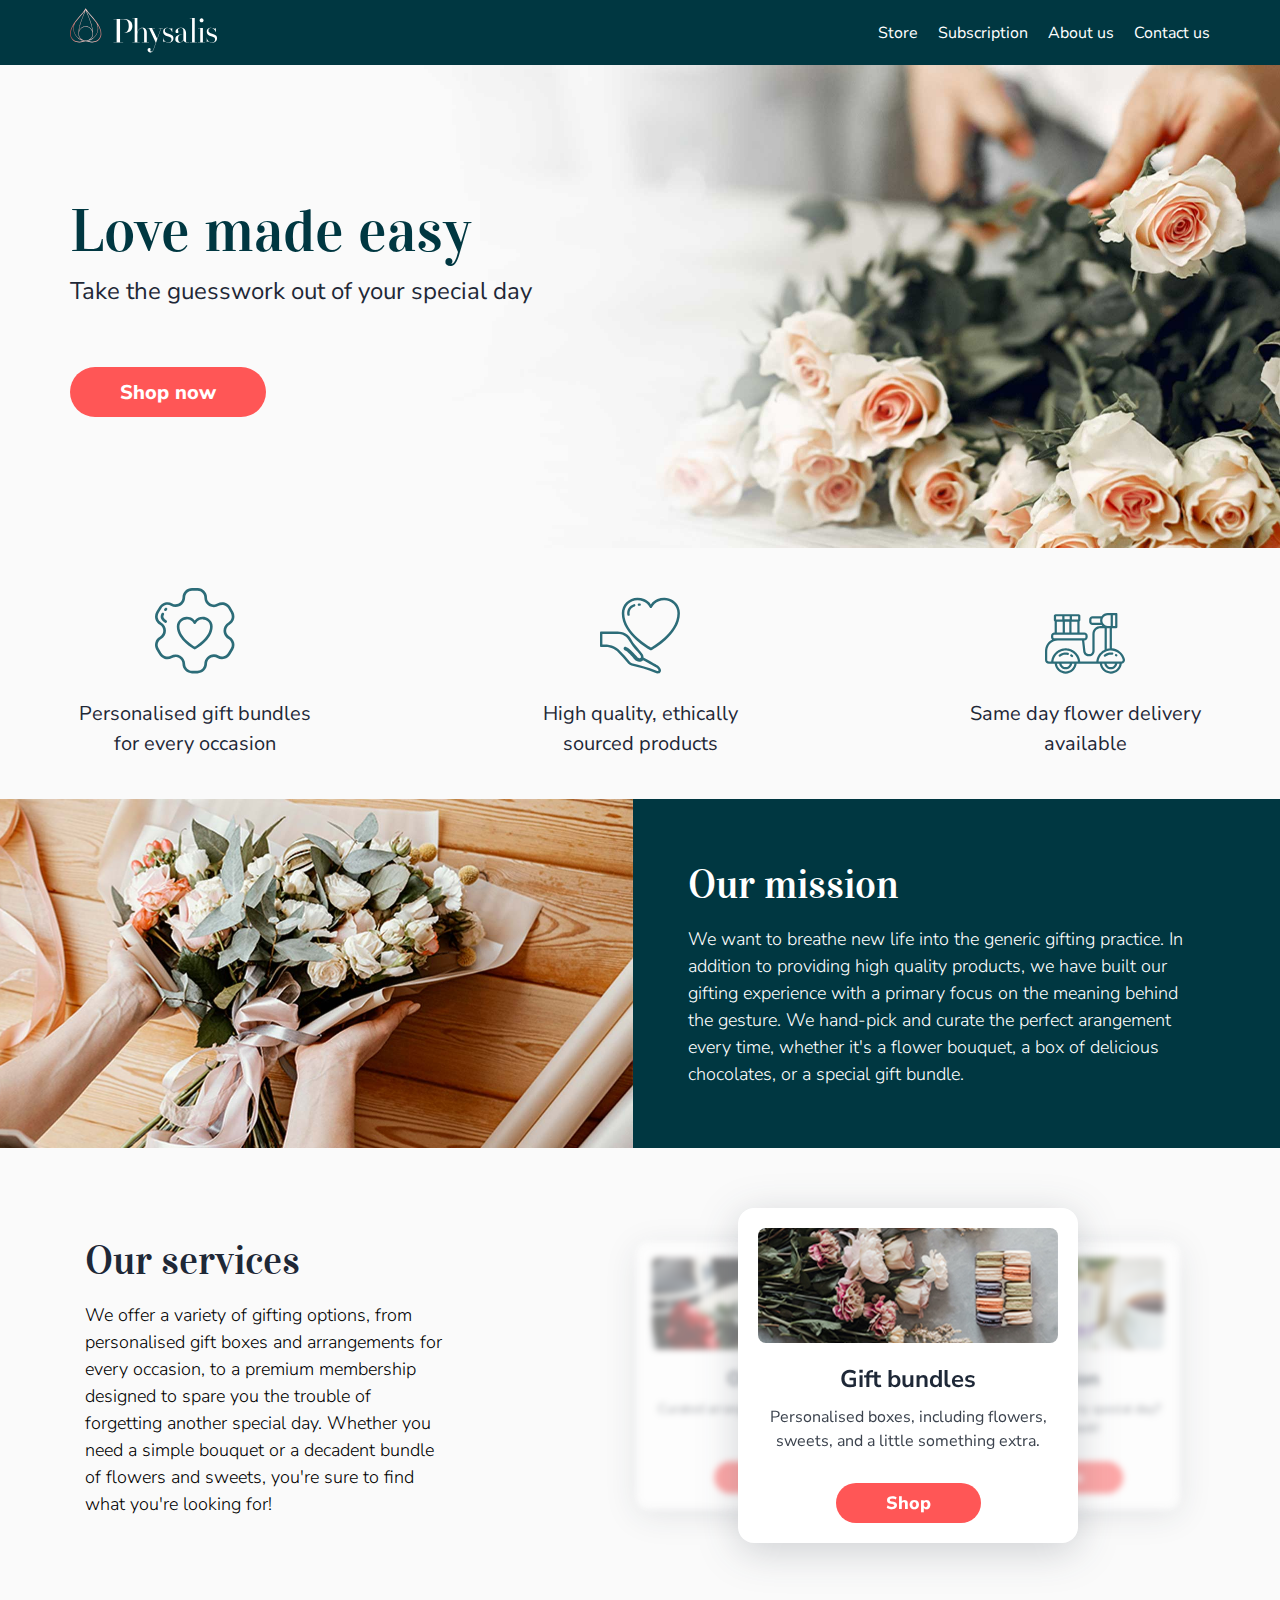
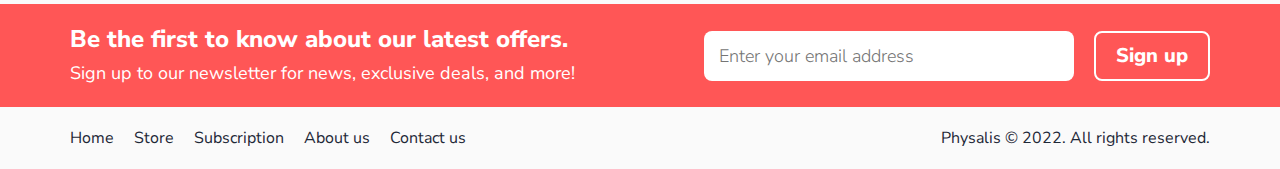
<file: pages/index.html>
<!DOCTYPE html>
<html lang="en">
  <head>
    <link rel="stylesheet" href="./css/global.css" />
    <link rel="stylesheet" href="./css/home.css" />
    <link rel="preconnect" href="https://fonts.googleapis.com" />
    <link rel="preconnect" href="https://fonts.gstatic.com" crossorigin />
    <link
      href="https://fonts.googleapis.com/css2?family=Nunito+Sans:ital,wght@0,200;0,300;0,400;0,600;0,700;0,800;0,900;1,200;1,300;1,400;1,600;1,700;1,800;1,900&family=Vidaloka&display=swap"
      rel="stylesheet"
    />
    <script type="text/javascript" src="js/script.js"></script>
    <meta charset="UTF-8" />
    <meta http-equiv="X-UA-Compatible" content="IE=edge" />
    <meta name="viewport" content="width=device-width, initial-scale=1.0" />
    <title>Physalis - Flowers & Chocolate</title>
  </head>
  <body id="body">
    <div id="newsletterSuccessfulSignUp" class="popup">
      <div class="popupContent">
        <h2 class="h2Popup">Success!</h2>
        <p id="userNewsletterEmail"></p>
        <p class="pRegular">has been added to our mailing list.</p>
        <button type="button" id="buttonClosePopup" class="buttonPrimaryMedium">OK</button>
      </div>
    </div>
    <header>
      <div class="headerContainer">
        <a href="index.html"
          ><img class="logo" src="../img/PhysalisLogo.svg"
        /></a>
        <div class="headerMenu">
          <nav>
            <ul class="navList">
              <li>
                <a href="store.html">Store</a>
              </li>
              <li>
                <a href="subscription.html">Subscription</a>
              </li>
              <li>
                <a href="about.html">About us</a>
              </li>
              <li>
                <a href="contact.html">Contact us</a>
              </li>
            </ul>
          </nav>
        </div>
      </div>
    </header>
    <main>
      <section class="hero">
        <div class="heroContainer">
          <div class="heroContent">
            <h1>Love made easy</h1>
            <p class="subtitle">Take the guesswork out of your special day</p>
          </div>
          <a href="store.html"
            ><button type="button" class="buttonPrimaryLarge">
              Shop now
            </button></a
          >
        </div>
      </section>
      <section class="benefits">
        <div class="benefitsContainer">
          <div class="benefit">
            <img src="../img/Icon-Benefit-PersonalisedGifts.svg" />
            <p>Personalised gift bundles for every occasion</p>
          </div>
          <div class="benefit">
            <img src="../img/Icon-Benefit-HighQuality.svg" />
            <p>High quality, ethically sourced products</p>
          </div>
          <div class="benefit">
            <img src="../img/Icon-Benefit-Delivery.svg" />
            <p>Same day flower delivery available</p>
          </div>
        </div>
      </section>
      <section class="contentWithImageDarkLeft">
        <div class="sectionImage"></div>
        <div class="sectionContentContainer">
          <div class="sectionContent">
            <h2>Our mission</h2>
            <p class="pRegular">
              We want to breathe new life into the generic gifting practice. In
              addition to providing high quality products, we have built our
              gifting experience with a primary focus on the meaning behind the
              gesture. We hand-pick and curate the perfect arangement every
              time, whether it's a flower bouquet, a box of delicious
              chocolates, or a special gift bundle.
            </p>
          </div>
        </div>
      </section>
      <section class="sectionServices">
        <div class="sectionServicesContainer">
          <div class="sectionContentContainer">
            <h2>Our services</h2>
            <p class="pRegular">
              We offer a variety of gifting options, from personalised gift
              boxes and arrangements for every occasion, to a premium membership
              designed to spare you the trouble of forgetting another special
              day. Whether you need a simple bouquet or a decadent bundle of
              flowers and sweets, you're sure to find what you're looking for!
            </p>
          </div>
          <div class="service-cards-container">
            <input type="radio" name="slider" id="item-1" checked />
            <input type="radio" name="slider" id="item-2" />
            <input type="radio" name="slider" id="item-3" />
            <div class="cards">
              <label class="card" for="item-1" id="item-1">
                <div class="cardContent">
                  <div class="cardContentImg"></div>
                  <h3>Gift bundles</h3>
                  <p>
                    Personalised boxes, including flowers, sweets, and a little
                    something extra.
                  </p>
                  <a href="store.html"
                    ><button class="buttonPrimaryMedium" type="button">
                      Shop
                    </button></a
                  >
                </div>
              </label>
              <label class="card" for="item-2" id="item-2">
                <div class="cardContent">
                  <div class="cardContentImg"></div>
                  <h3>Subscription</h3>
                  <p>
                    Trouble remembering every special day? We have your back!
                  </p>
                  <a href="subscription.html"
                    ><button type="button" class="buttonPrimaryMedium">
                      Learn more
                    </button></a
                  >
                </div>
              </label>
              <label class="card" for="item-3" id="item-3">
                <div class="cardContent">
                  <div class="cardContentImg"></div>
                  <h3>Occasions</h3>
                  <p>Curated arrangements for every special occasion.</p>
                  <a href="store.html"
                    ><button type="button" class="buttonPrimaryMedium">
                      Shop
                    </button></a
                  >
                </div>
              </label>
            </div>
          </div>
        </div>
      </section>
    </main>
    <footer>
      <section class="emailSignUp">
        <div class="emailSignUpContainer">
          <div>
            <h3>Be the first to know about our latest offers.</h3>
            <p>
              Sign up to our newsletter for news, exclusive deals, and more!
            </p>
          </div>
          <div class="emailForm">
            <input
              type="email"
              placeholder="Enter your email address"
              name=""
              class="emailField"
              id="newsletterEmail"
            />
            <button
              type="button"
              class="buttonSecondaryLarge"
              id="newsletterSignUpButton"
            >
              Sign up
            </button>
          </div>
        </div>
      </section>
      <section class="footerBar">
        <div class="footerBarContainer">
          <nav>
            <ul class="navList">
              <li>
                <a href="index.html">Home</a>
              </li>
              <li>
                <a href="store.html">Store</a>
              </li>
              <li>
                <a href="subscription.html">Subscription</a>
              </li>
              <li>
                <a href="about.html">About us</a>
              </li>
              <li>
                <a href="contact.html">Contact us</a>
              </li>
            </ul>
          </nav>
          <p>Physalis © 2022. All rights reserved.</p>
        </div>
      </section>
    </footer>
  </body>
  <script type="text/javascript" src="js/popupFunctions.js"></script>
</html>
</file>
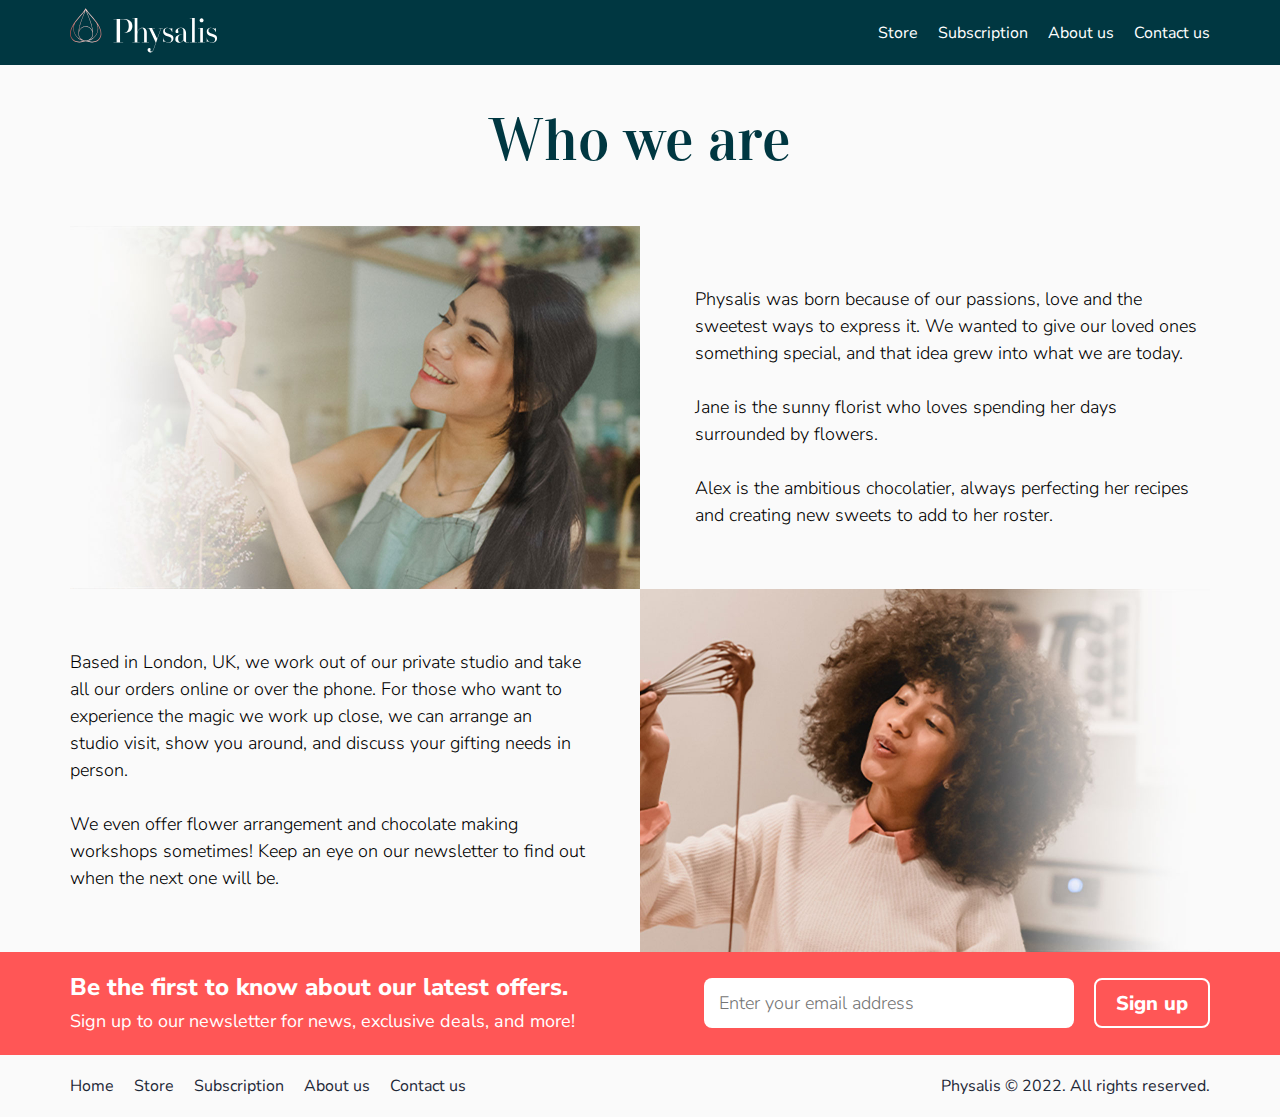
<file: pages/about.html>
<!DOCTYPE html>
<html lang="en">
  <head>
    <link rel="stylesheet" href="./css/global.css" />
    <link rel="stylesheet" href="./css/about.css" />
    <link rel="preconnect" href="https://fonts.googleapis.com" />
    <link rel="preconnect" href="https://fonts.gstatic.com" crossorigin />
    <link
      href="https://fonts.googleapis.com/css2?family=Nunito+Sans:ital,wght@0,200;0,300;0,400;0,600;0,700;0,800;0,900;1,200;1,300;1,400;1,600;1,700;1,800;1,900&family=Vidaloka&display=swap"
      rel="stylesheet"
    />
    <meta charset="UTF-8" />
    <meta http-equiv="X-UA-Compatible" content="IE=edge" />
    <meta name="viewport" content="width=device-width, initial-scale=1.0" />
    <title>About us - Physalis</title>
  </head>
  <body id="body">
    <div id="newsletterSuccessfulSignUp" class="popup">
      <div class="popupContent">
        <h2 class="h2Popup">Success!</h2>
        <p id="userNewsletterEmail"></p>
        <p class="pRegular">has been added to our mailing list.</p>
        <button type="button" id="buttonClosePopup" class="buttonPrimaryMedium">
          OK
        </button>
      </div>
    </div>
    <header>
      <div class="headerContainer">
        <a href="index.html"
          ><img class="logo" src="../img/PhysalisLogo.svg"
        /></a>
        <div class="headerMenu">
          <nav>
            <ul class="navList">
              <li>
                <a href="store.html">Store</a>
              </li>
              <li>
                <a href="subscription.html">Subscription</a>
              </li>
              <li>
                <a href="about.html">About us</a>
              </li>
              <li>
                <a href="contact.html">Contact us</a>
              </li>
            </ul>
          </nav>
        </div>
      </div>
    </header>
    <main>
      <section class="hero">
        <h1>Who we are</h1>
      </section>
      <section class="contentWithImageLight">
        <div class="container">
          <img src="../img/About-Jane2.jpg" />
          <p class="pRegular">
            Physalis was born because of our passions, love and the sweetest
            ways to express it. We wanted to give our loved ones something
            special, and that idea grew into what we are today.
            <br /><br />Jane is the sunny florist who loves spending her days
            surrounded by flowers. <br /><br />Alex is the ambitious
            chocolatier, always perfecting her recipes and creating new sweets
            to add to her roster.
          </p>
        </div>
      </section>
      <section class="contentWithImageLight">
        <div class="container">
          <p class="pRegular">
            Based in London, UK, we work out of our private studio and take all
            our orders online or over the phone. For those who want to
            experience the magic we work up close, we can arrange an studio
            visit, show you around, and discuss your gifting needs in person.
            <br /><br />We even offer flower arrangement and chocolate making
            workshops sometimes! Keep an eye on our newsletter to find out when
            the next one will be.
          </p>
          <img src="../img/About-Alex2.jpg" />
        </div>
      </section>
    </main>
    <footer>
      <section class="emailSignUp">
        <div class="emailSignUpContainer">
          <div>
            <h3>Be the first to know about our latest offers.</h3>
            <p>
              Sign up to our newsletter for news, exclusive deals, and more!
            </p>
          </div>
          <div class="emailForm">
            <input
              type="email"
              placeholder="Enter your email address"
              class="emailField"
              id="newsletterEmail"
            />
            <button
              type="button"
              class="buttonSecondaryLarge"
              id="newsletterSignUpButton"
            >
              Sign up
            </button>
          </div>
        </div>
      </section>
      <section class="footerBar">
        <div class="footerBarContainer">
          <nav>
            <ul class="navList">
              <li>
                <a href="index.html">Home</a>
              </li>
              <li>
                <a href="store.html">Store</a>
              </li>
              <li>
                <a href="subscription.html">Subscription</a>
              </li>
              <li>
                <a href="about.html">About us</a>
              </li>
              <li>
                <a href="contact.html">Contact us</a>
              </li>
            </ul>
          </nav>
          <p>Physalis © 2022. All rights reserved.</p>
        </div>
      </section>
    </footer>
  </body>
  <script type="text/javascript" src="js/popupFunctions.js"></script>
</html>
</file>
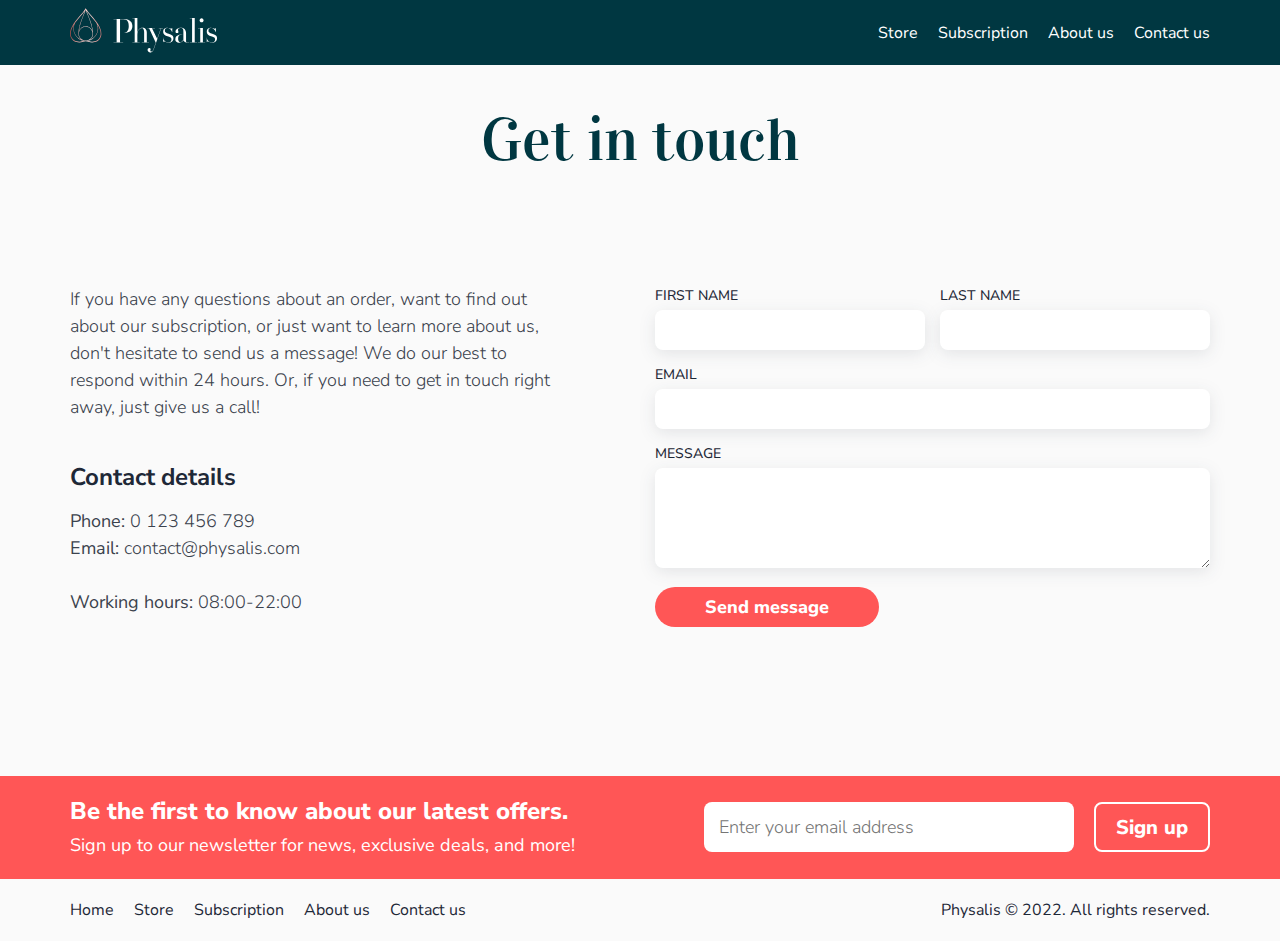
<file: pages/contact.html>
<!DOCTYPE html>
<html lang="en">
  <head>
    <link rel="stylesheet" href="./css/global.css" />
    <link rel="stylesheet" href="./css/contact.css" />
    <link rel="preconnect" href="https://fonts.googleapis.com" />
    <link rel="preconnect" href="https://fonts.gstatic.com" crossorigin />
    <link
      href="https://fonts.googleapis.com/css2?family=Nunito+Sans:ital,wght@0,200;0,300;0,400;0,600;0,700;0,800;0,900;1,200;1,300;1,400;1,600;1,700;1,800;1,900&family=Vidaloka&display=swap"
      rel="stylesheet"
    />
    <meta charset="UTF-8" />
    <meta http-equiv="X-UA-Compatible" content="IE=edge" />
    <meta name="viewport" content="width=device-width, initial-scale=1.0" />
    <title>Contact us - Physalis</title>
    <script type="text/javascript" src="js/script.js"></script>
  </head>
  <body id="body">
    <div id="newsletterSuccessfulSignUp" class="popup">
      <div class="popupContent">
        <h2 class="h2Popup">Success!</h2>
        <p id="userNewsletterEmail"></p>
        <p class="pRegular">has been added to our mailing list.</p>
        <button type="button" id="buttonClosePopup" class="buttonPrimaryMedium">
          OK
        </button>
      </div>
    </div>
    <div id="messageSent" class="popup">
      <div class="popupContent">
        <h2 id="messageSentH2" style="margin-bottom: 20px"></h2>
        <p class="pRegular" style="text-align: center">
          We have received your message and will get back to you soon.
        </p>
        <button
          type="button"
          id="buttonCloseMessagePopup"
          class="buttonPrimaryMedium"
          onclick="closeMessagePopup()"
        >
          OK
        </button>
      </div>
    </div>
    <header>
      <div class="headerContainer">
        <a href="index.html"
          ><img class="logo" src="../img/PhysalisLogo.svg"
        /></a>
        <div class="headerMenu">
          <nav>
            <ul class="navList">
              <li>
                <a href="store.html">Store</a>
              </li>
              <li>
                <a href="subscription.html">Subscription</a>
              </li>
              <li>
                <a href="about.html">About us</a>
              </li>
              <li>
                <a href="contact.html">Contact us</a>
              </li>
            </ul>
          </nav>
        </div>
      </div>
    </header>
    <main>
      <section class="hero">
        <h1>Get in touch</h1>
      </section>
      <section class="sectionContact">
        <div class="sectionContainer">
          <div class="sectionContent">
            <p class="pRegular">
              If you have any questions about an order, want to find out about
              our subscription, or just want to learn more about us, don't
              hesitate to send us a message! We do our best to respond within 24
              hours. Or, if you need to get in touch right away, just give us a
              call!
            </p>
            <h3>Contact details</h3>
            <p class="pRegular">
              <b>Phone:</b> 0 123 456 789 <br />
              <b>Email:</b> contact@physalis.com<br /><br />
              <b>Working hours:</b> 08:00-22:00
            </p>
          </div>
          <form class="contactForm" id="contactForm">
            <div class="names">
              <div class="fName">
                <label for="fName">FIRST NAME</label>
                <input type="text" name="fName" id="fName" required />
              </div>
              <div class="lName">
                <label for="lName">LAST NAME</label>
                <input type="text" name="lName" id="lName" required />
              </div>
            </div>
            <label for="email">EMAIL</label>
            <input type="email" name="email" id="email" required />
            <label for="message">MESSAGE</label>
            <textarea
              type="text"
              name="message"
              id="message"
              required
            ></textarea>
            <button
              type="button"
              class="buttonPrimaryMedium"
              id="buttonSubmitContactForm"
              onclick="submitMessage()"
            >
              Send message
            </button>
          </form>
        </div>
      </section>
    </main>
    <footer>
      <section class="emailSignUp">
        <div class="emailSignUpContainer">
          <div>
            <h3>Be the first to know about our latest offers.</h3>
            <p>
              Sign up to our newsletter for news, exclusive deals, and more!
            </p>
          </div>
          <div class="emailForm">
            <input
              type="email"
              placeholder="Enter your email address"
              name=""
              class="emailField"
              id="newsletterEmail"
            />
            <button
              type="button"
              class="buttonSecondaryLarge"
              id="newsletterSignUpButton"
            >
              Sign up
            </button>
          </div>
        </div>
      </section>
      <section class="footerBar">
        <div class="footerBarContainer">
          <nav>
            <ul class="navList">
              <li>
                <a href="index.html">Home</a>
              </li>
              <li>
                <a href="store.html">Store</a>
              </li>
              <li>
                <a href="subscription.html">Subscription</a>
              </li>
              <li>
                <a href="about.html">About us</a>
              </li>
              <li>
                <a href="contact.html">Contact us</a>
              </li>
            </ul>
          </nav>
          <p>Physalis © 2022. All rights reserved.</p>
        </div>
      </section>
    </footer>
  </body>
  <script type="text/javascript" src="js/popupFunctions.js"></script>
</html>
</file>
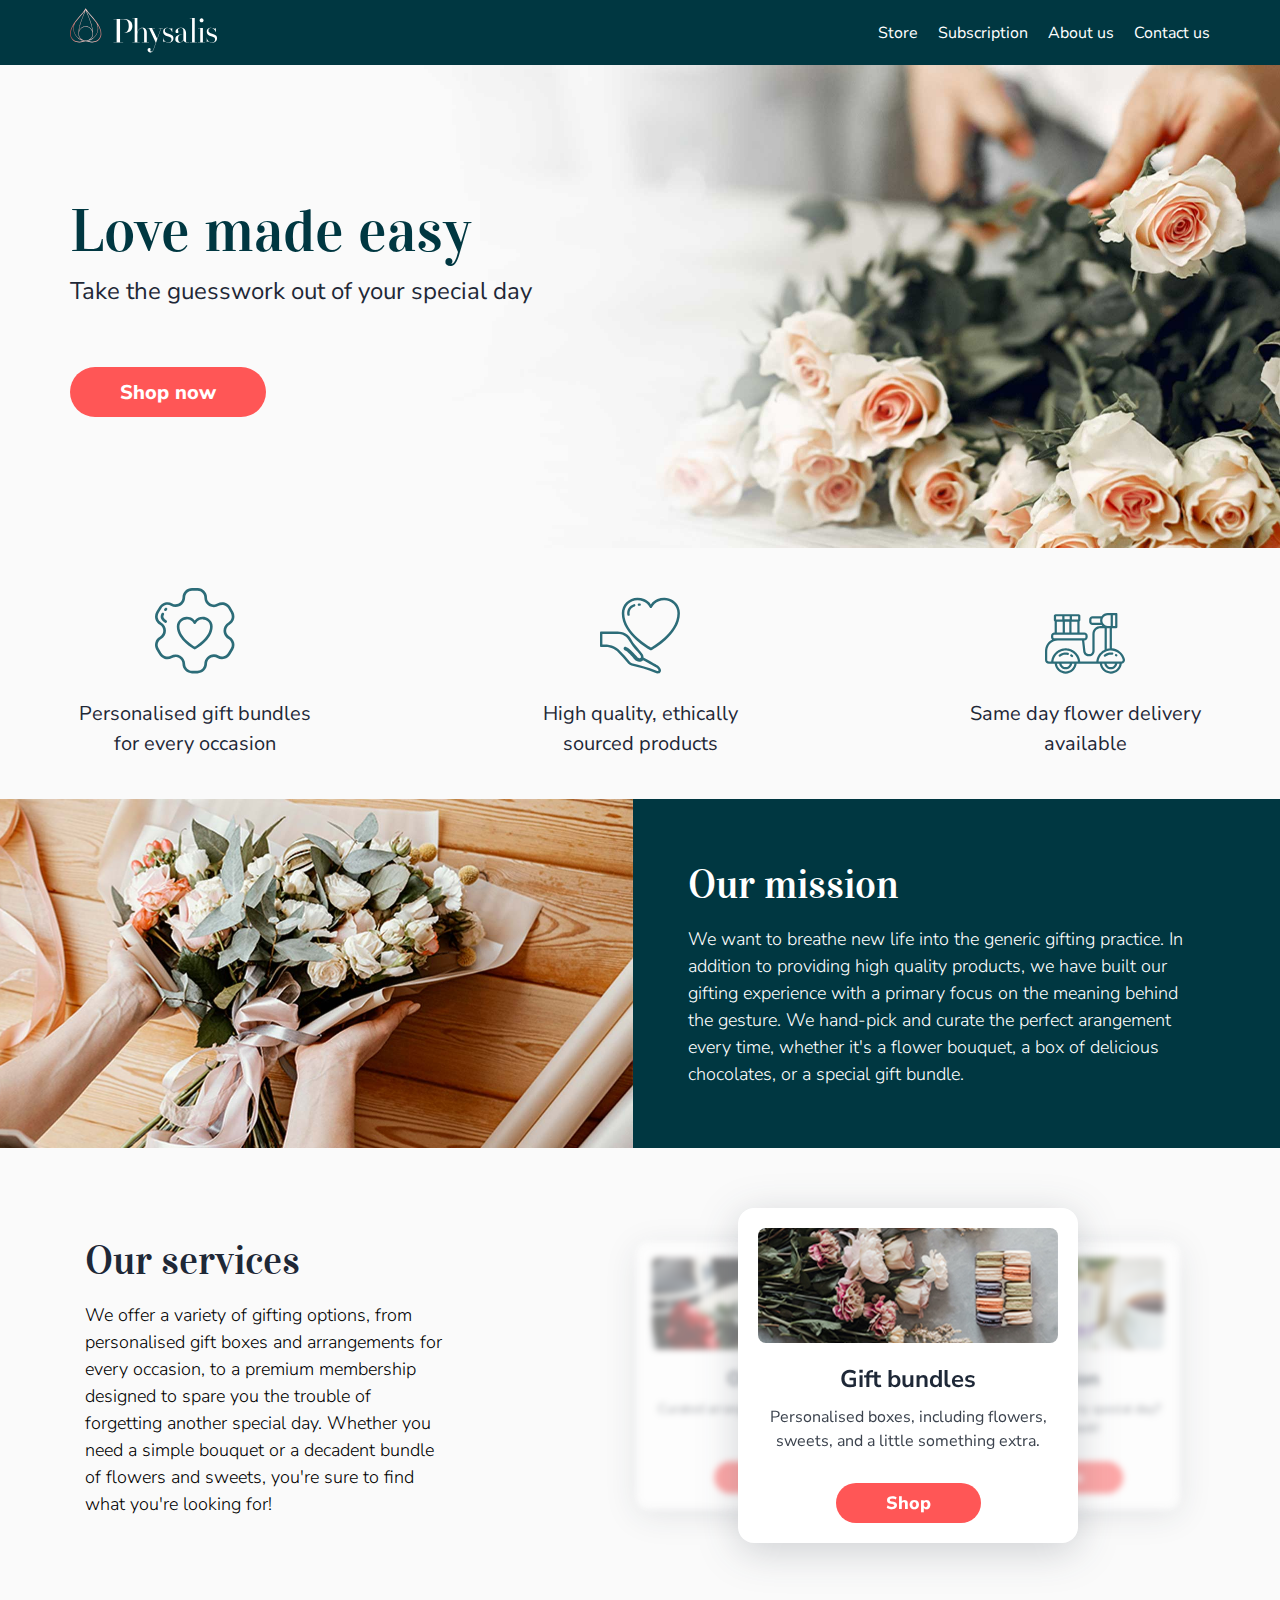
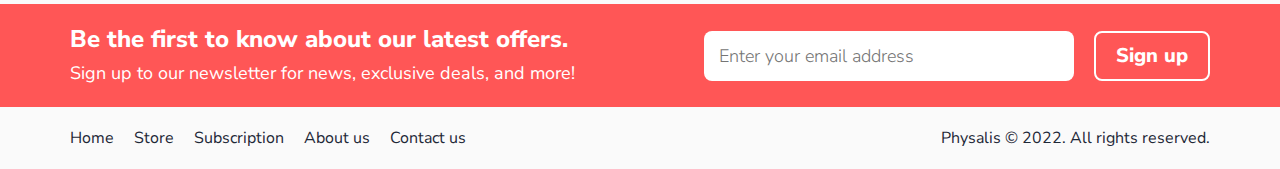
<file: pages/home.html>
<!DOCTYPE html>
<html lang="en">
  <head>
    <link rel="stylesheet" href="./css/global.css" />
    <link rel="stylesheet" href="./css/home.css" />
    <link rel="preconnect" href="https://fonts.googleapis.com" />
    <link rel="preconnect" href="https://fonts.gstatic.com" crossorigin />
    <link
      href="https://fonts.googleapis.com/css2?family=Nunito+Sans:ital,wght@0,200;0,300;0,400;0,600;0,700;0,800;0,900;1,200;1,300;1,400;1,600;1,700;1,800;1,900&family=Vidaloka&display=swap"
      rel="stylesheet"
    />
    <script type="text/javascript" src="js/script.js"></script>
    <meta charset="UTF-8" />
    <meta http-equiv="X-UA-Compatible" content="IE=edge" />
    <meta name="viewport" content="width=device-width, initial-scale=1.0" />
    <title>Physalis - Flowers & Chocolate</title>
  </head>
  <body id="body">
    <div id="newsletterSuccessfulSignUp" class="popup">
      <div class="popupContent">
        <h2 class="h2Popup">Success!</h2>
        <p id="userNewsletterEmail"></p>
        <p class="pRegular">has been added to our mailing list.</p>
        <button type="button" id="buttonClosePopup" class="buttonPrimaryMedium">OK</button>
      </div>
    </div>
    <header>
      <div class="headerContainer">
        <a href="home.html"
          ><img class="logo" src="../img/PhysalisLogo.svg"/></a>
        <div class="headerMenu">
          <nav>
            <ul class="navList">
              <li>
                <a href="store.html">Store</a>
              </li>
              <li>
                <a href="subscription.html">Subscription</a>
              </li>
              <li>
                <a href="about.html">About us</a>
              </li>
              <li>
                <a href="contact.html">Contact us</a>
              </li>
            </ul>
          </nav>
        </div>
      </div>
    </header>
    <main>
      <section class="hero">
        <div class="heroContainer">
          <div class="heroContent">
            <h1>Love made easy</h1>
            <p class="subtitle">Take the guesswork out of your special day</p>
          </div>
          <a href="store.html"
            ><button type="button" class="buttonPrimaryLarge">
              Shop now
            </button></a
          >
        </div>
      </section>
      <section class="benefits">
        <div class="benefitsContainer">
          <div class="benefit">
            <img src="../img/Icon-Benefit-PersonalisedGifts.svg" />
            <p>Personalised gift bundles for every occasion</p>
          </div>
          <div class="benefit">
            <img src="../img/Icon-Benefit-HighQuality.svg" />
            <p>High quality, ethically sourced products</p>
          </div>
          <div class="benefit">
            <img src="../img/Icon-Benefit-Delivery.svg" />
            <p>Same day flower delivery available</p>
          </div>
        </div>
      </section>
      <section class="contentWithImageDarkLeft">
        <div class="sectionImage"></div>
        <div class="sectionContentContainer">
          <div class="sectionContent">
            <h2>Our mission</h2>
            <p class="pRegular">
              We want to breathe new life into the generic gifting practice. In
              addition to providing high quality products, we have built our
              gifting experience with a primary focus on the meaning behind the
              gesture. We hand-pick and curate the perfect arangement every
              time, whether it's a flower bouquet, a box of delicious
              chocolates, or a special gift bundle.
            </p>
          </div>
        </div>
      </section>
      <section class="sectionServices">
        <div class="sectionServicesContainer">
          <div class="sectionContentContainer">
            <h2>Our services</h2>
            <p class="pRegular">
              We offer a variety of gifting options, from personalised gift
              boxes and arrangements for every occasion, to a premium membership
              designed to spare you the trouble of forgetting another special
              day. Whether you need a simple bouquet or a decadent bundle of
              flowers and sweets, you're sure to find what you're looking for!
            </p>
          </div>
          <div class="service-cards-container">
            <input type="radio" name="slider" id="item-1" checked />
            <input type="radio" name="slider" id="item-2" />
            <input type="radio" name="slider" id="item-3" />
            <div class="cards">
              <label class="card" for="item-1" id="item-1">
                <div class="cardContent">
                  <div class="cardContentImg"></div>
                  <h3>Gift bundles</h3>
                  <p>
                    Personalised boxes, including flowers, sweets, and a little
                    something extra.
                  </p>
                  <a href="store.html"
                    ><button class="buttonPrimaryMedium" type="button">
                      Shop
                    </button></a
                  >
                </div>
              </label>
              <label class="card" for="item-2" id="item-2">
                <div class="cardContent">
                  <div class="cardContentImg"></div>
                  <h3>Subscription</h3>
                  <p>
                    Trouble remembering every special day? We have your back!
                  </p>
                  <a href="subscription.html"
                    ><button type="button" class="buttonPrimaryMedium">
                      Learn more
                    </button></a
                  >
                </div>
              </label>
              <label class="card" for="item-3" id="item-3">
                <div class="cardContent">
                  <div class="cardContentImg"></div>
                  <h3>Occasions</h3>
                  <p>Curated arrangements for every special occasion.</p>
                  <a href="store.html"
                    ><button type="button" class="buttonPrimaryMedium">
                      Shop
                    </button></a
                  >
                </div>
              </label>
            </div>
          </div>
        </div>
      </section>
    </main>
    <footer>
      <section class="emailSignUp">
        <div class="emailSignUpContainer">
          <div>
            <h3>Be the first to know about our latest offers.</h3>
            <p>
              Sign up to our newsletter for news, exclusive deals, and more!
            </p>
          </div>
          <div class="emailForm">
            <input
              type="email"
              placeholder="Enter your email address"
              name=""
              class="emailField"
              id="newsletterEmail"
            />
            <button
              type="button"
              class="buttonSecondaryLarge"
              id="newsletterSignUpButton"
            >
              Sign up
            </button>
          </div>
        </div>
      </section>
      <section class="footerBar">
        <div class="footerBarContainer">
          <nav>
            <ul class="navList">
              <li>
                <a href="home.html">Home</a>
              </li>
              <li>
                <a href="store.html">Store</a>
              </li>
              <li>
                <a href="subscription.html">Subscription</a>
              </li>
              <li>
                <a href="about.html">About us</a>
              </li>
              <li>
                <a href="contact.html">Contact us</a>
              </li>
            </ul>
          </nav>
          <p>Physalis © 2022. All rights reserved.</p>
        </div>
      </section>
    </footer>
  </body>
  <script type="text/javascript" src="js/popupFunctions.js"></script>
</html>
</file>
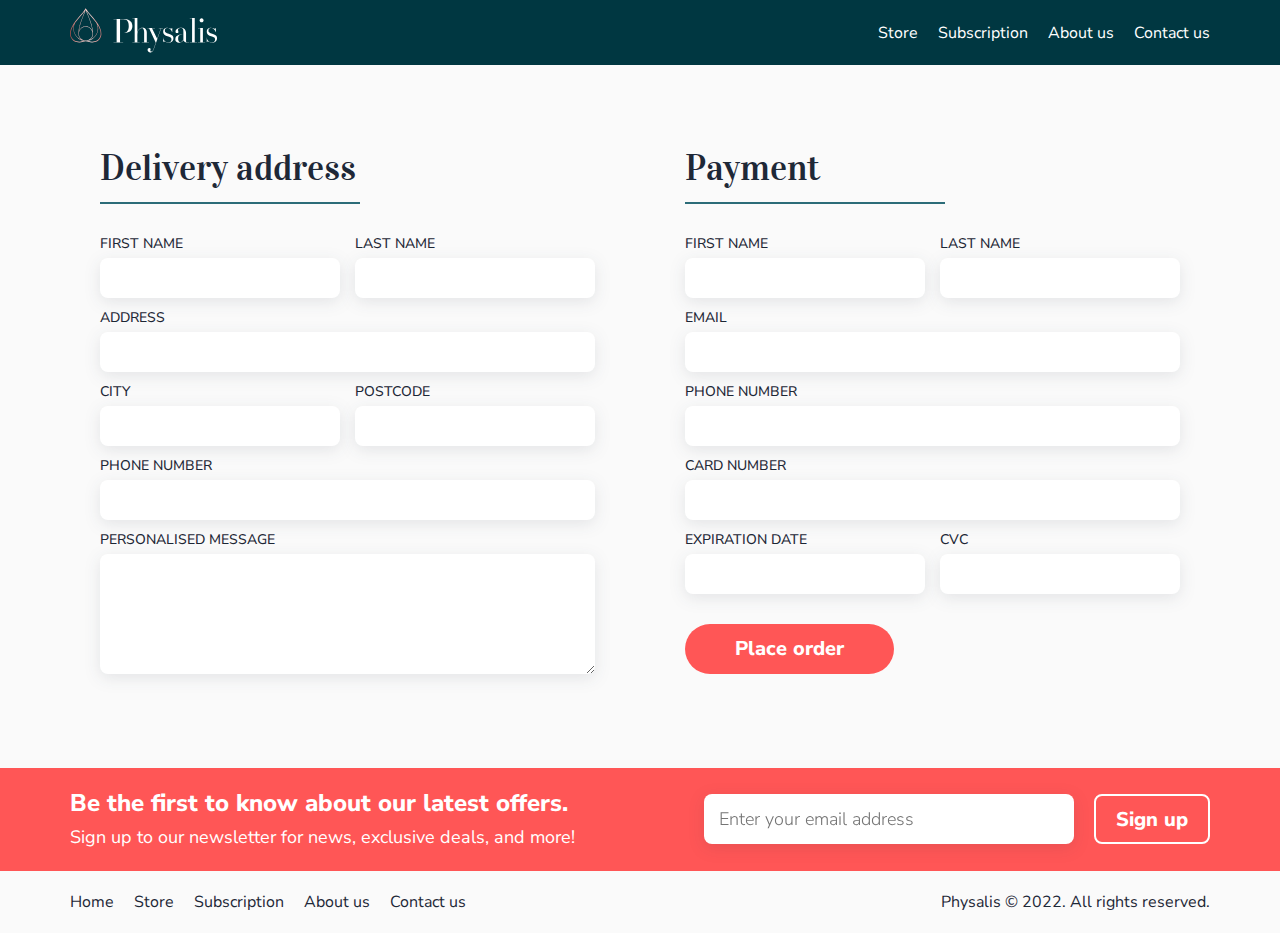
<file: pages/order.html>
<!DOCTYPE html>
<html lang="en">
  <head>
    <link rel="stylesheet" href="./css/global.css" />
    <link rel="stylesheet" href="./css/order.css" />
    <link rel="preconnect" href="https://fonts.googleapis.com" />
    <link rel="preconnect" href="https://fonts.gstatic.com" crossorigin />
    <link
      href="https://fonts.googleapis.com/css2?family=Nunito+Sans:ital,wght@0,200;0,300;0,400;0,600;0,700;0,800;0,900;1,200;1,300;1,400;1,600;1,700;1,800;1,900&family=Vidaloka&display=swap"
      rel="stylesheet"
    />
    <script type="text/javascript" src="js/script.js"></script>
    <meta charset="UTF-8" />
    <meta http-equiv="X-UA-Compatible" content="IE=edge" />
    <meta name="viewport" content="width=device-width, initial-scale=1.0" />
    <title>Order - Physalis</title>
  </head>
  <body id="body">
    <div id="newsletterSuccessfulSignUp" class="popup">
      <div class="popupContent">
        <h2 class="h2Popup">Success!</h2>
        <p id="userNewsletterEmail"></p>
        <p class="pRegular">has been added to our mailing list.</p>
        <button type="button" id="buttonClosePopup" class="buttonPrimaryMedium">
          OK
        </button>
      </div>
    </div>
    <div id="orderSent" class="popup">
      <div class="popupContent">
        <h2 class="h2Popup">Order received!</h2>
        <p class="pRegular" style="text-align:center">
          We will contact you soon to confirm your order.
        </p>
        <button
          type="button"
          id="buttonCloseOrderPopup"
          class="buttonPrimaryMedium"
          onclick="closeOrderPopup()"
        >
          OK
        </button>
      </div>
    </div>
    <header>
      <div class="headerContainer">
        <a href="index.html"
          ><img class="logo" src="../img/PhysalisLogo.svg"
        /></a>
        <div class="headerMenu">
          <nav>
            <ul class="navList">
              <li>
                <a href="store.html">Store</a>
              </li>
              <li>
                <a href="subscription.html">Subscription</a>
              </li>
              <li>
                <a href="about.html">About us</a>
              </li>
              <li>
                <a href="contact.html">Contact us</a>
              </li>
            </ul>
          </nav>
        </div>
      </div>
    </header>
    <main>
      <section class="deliverySection">
        <h2>Delivery address</h2>
        <div class="addressForm">
          <form>
            <div class="names">
              <div class="fName">
                <label for="fName">FIRST NAME</label>
                <input type="text" name="fName" id="fName" />
              </div>
              <div class="lName">
                <label for="lName">LAST NAME</label>
                <input type="text" name="lName" id="lName" />
              </div>
            </div>
            <label for="address">ADDRESS</label>
            <input type="text" name="address" id="address" />
            <div class="cityPostcode">
              <div class="city">
                <label for="city">CITY</label>
                <input type="text" name="city" id="city" />
              </div>
              <div class="postcode">
                <label for="postcode">POSTCODE</label>
                <input type="text" name="postcode" id="postcode" />
              </div>
            </div>
            <label for="phone">PHONE NUMBER</label>
            <input type="tel" name="phone" id="phone" />
            <label for="message">PERSONALISED MESSAGE</label>
            <textarea name="message" id="message"></textarea>
          </form>
        </div>
      </section>
      <section class="paymentSection">
        <div>
          <h2>Payment</h2>
          <div class="paymentForm">
            <form>
              <div class="names">
                <div class="fName">
                  <label for="fName">FIRST NAME</label>
                  <input type="text" name="fName" id="userfName" />
                </div>
                <div class="lName">
                  <label for="lName">LAST NAME</label>
                  <input type="text" name="lName" id="userlName" />
                </div>
              </div>
              <label for="phone">EMAIL</label>
              <input type="email" name="email" id="userEmail" />
              <label for="phone">PHONE NUMBER</label>
              <input type="tel" name="phone" id="userPhone" />
              <label for="card">CARD NUMBER</label>
              <input type="text" name="card" id="card" />
              <div class="cardInfo">
                <div class="expDate">
                  <label for="expDate">EXPIRATION DATE</label>
                  <input type="text" name="expDate" id="expDate" />
                </div>
                <div class="cvc">
                  <label for="cvc">CVC</label>
                  <input type="text" name="cvc" id="cvc" />
                </div>
              </div>
            </form>
          </div>
          <button
            type="button"
            class="buttonPrimaryLarge"
            id="buttonSubmitOrder"
            onclick="submitOrder()"
          >
            Place order
          </button>
        </div>
      </section>
    </main>
    <footer>
      <section class="emailSignUp">
        <div class="emailSignUpContainer">
          <div>
            <h3>Be the first to know about our latest offers.</h3>
            <p>
              Sign up to our newsletter for news, exclusive deals, and more!
            </p>
          </div>
          <div class="emailForm">
            <input
              type="email"
              placeholder="Enter your email address"
              name=""
              class="emailField"
              id="newsletterEmail"
            />
            <button
              type="button"
              class="buttonSecondaryLarge"
              id="newsletterSignUpButton"
            >
              Sign up
            </button>
          </div>
        </div>
      </section>
      <section class="footerBar">
        <div class="footerBarContainer">
          <nav>
            <ul class="navList">
              <li>
                <a href="index.html">Home</a>
              </li>
              <li>
                <a href="store.html">Store</a>
              </li>
              <li>
                <a href="subscription.html">Subscription</a>
              </li>
              <li>
                <a href="about.html">About us</a>
              </li>
              <li>
                <a href="contact.html">Contact us</a>
              </li>
            </ul>
          </nav>
          <p>Physalis © 2022. All rights reserved.</p>
        </div>
      </section>
    </footer>
  </body>
  <script type="text/javascript" src="js/popupFunctions.js"></script>
</html>
</file>
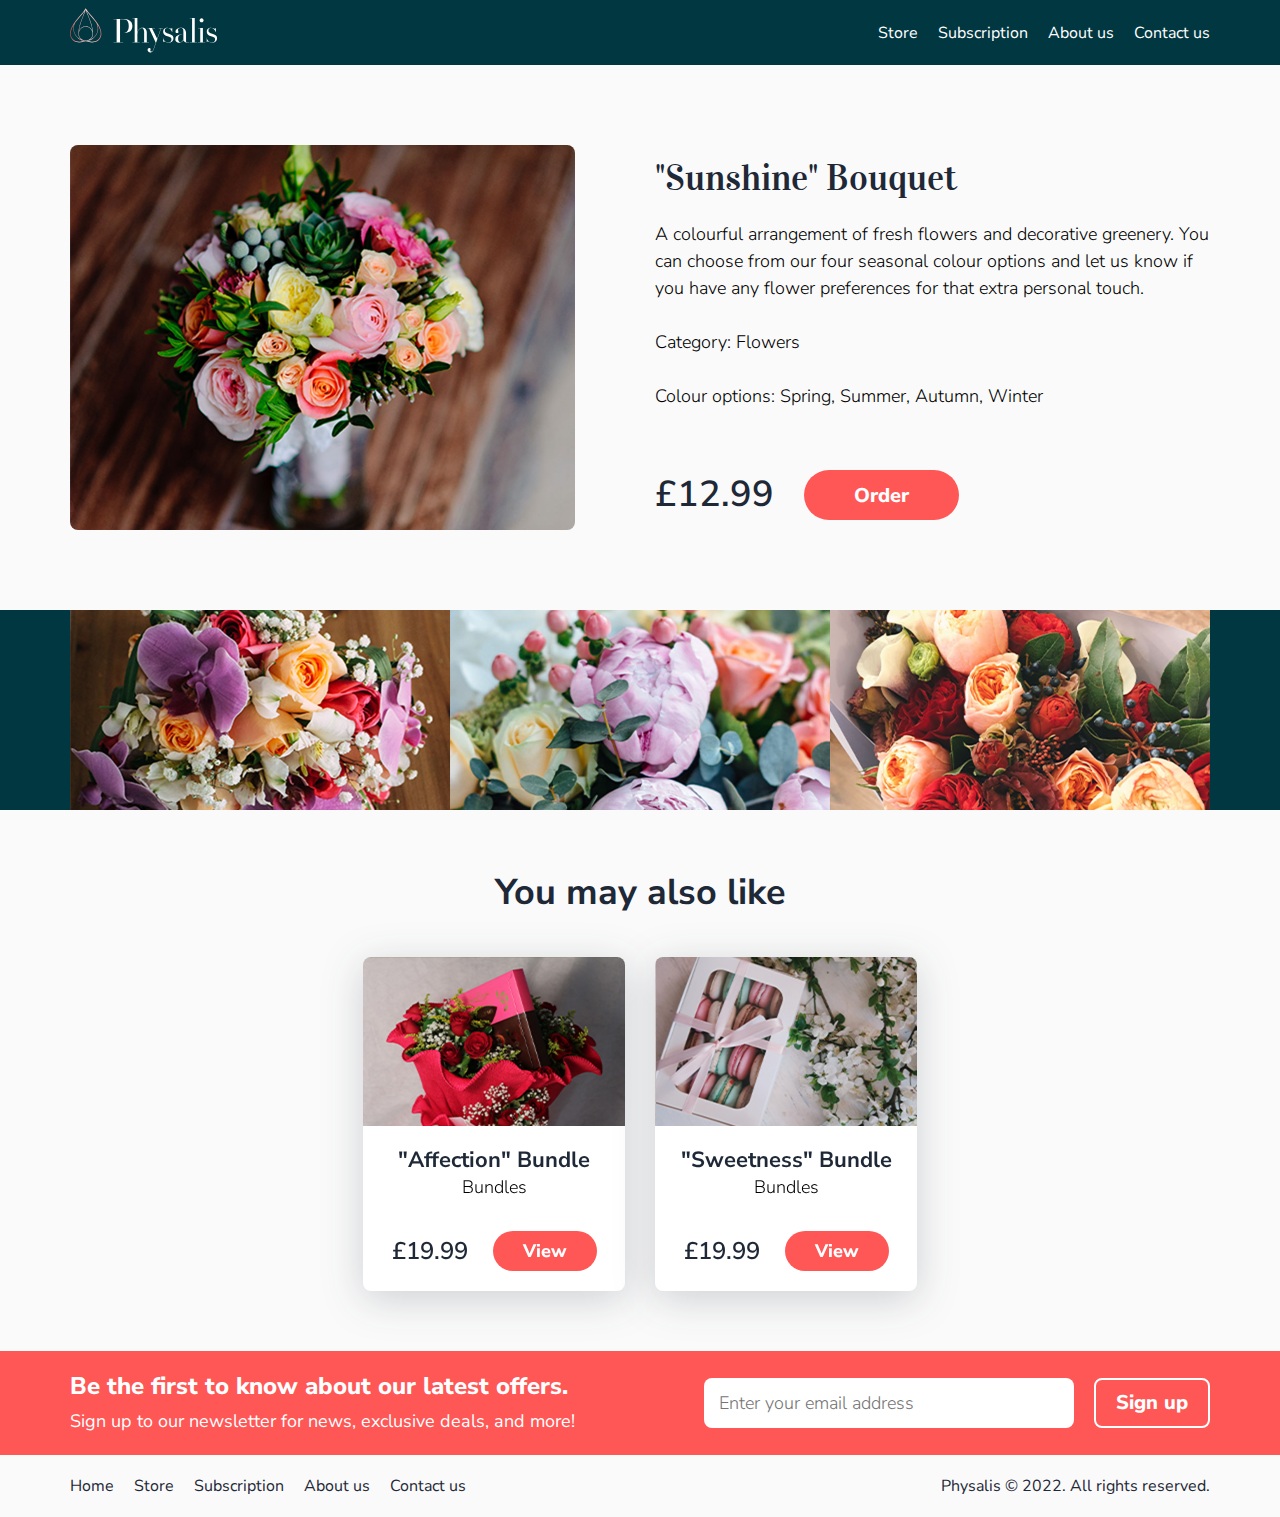
<file: pages/productBouquet.html>
<!DOCTYPE html>
<html lang="en">
  <head>
    <link rel="stylesheet" href="./css/global.css" />
    <link rel="stylesheet" href="./css/productPage.css" />
    <link rel="preconnect" href="https://fonts.googleapis.com" />
    <link rel="preconnect" href="https://fonts.gstatic.com" crossorigin />
    <link
      href="https://fonts.googleapis.com/css2?family=Nunito+Sans:ital,wght@0,200;0,300;0,400;0,600;0,700;0,800;0,900;1,200;1,300;1,400;1,600;1,700;1,800;1,900&family=Vidaloka&display=swap"
      rel="stylesheet"
    />
    <meta charset="UTF-8" />
    <meta http-equiv="X-UA-Compatible" content="IE=edge" />
    <meta name="viewport" content="width=device-width, initial-scale=1.0" />
    <title>Sunshine Bouquet - Physalis</title>
  </head>
  <body id="body">
    <div id="newsletterSuccessfulSignUp" class="popup">
      <div class="popupContent">
        <h2 class="h2Popup">Success!</h2>
        <p id="userNewsletterEmail"></p>
        <p class="pRegular">has been added to our mailing list.</p>
        <button type="button" id="buttonClosePopup" class="buttonPrimaryMedium">OK</button>
      </div>
    </div>
    <header>
      <div class="headerContainer">
        <a href="index.html"
          ><img class="logo" src="../img/PhysalisLogo.svg"
        /></a>
        <div class="headerMenu">
          <nav>
            <ul class="navList">
              <li>
                <a href="store.html">Store</a>
              </li>
              <li>
                <a href="subscription.html">Subscription</a>
              </li>
              <li>
                <a href="about.html">About us</a>
              </li>
              <li>
                <a href="contact.html">Contact us</a>
              </li>
            </ul>
          </nav>
        </div>
      </div>
    </header>
    <main>
      <section class="productInfo">
        <div class="productInfoContainer">
          <img src="../img/Product-Bouquet.jpg" />
          <div class="productContent">
            <h2>"Sunshine" Bouquet</h2>
            <p class="pRegular">
              A colourful arrangement of fresh flowers and decorative greenery.
              You can choose from our four seasonal colour options and let us
              know if you have any flower preferences for that extra personal
              touch.
              <br /><br />Category: Flowers <br /><br />Colour options: Spring,
              Summer, Autumn, Winter
            </p>
            <div class="productBuy">
              <p>£12.99</p>
              <a href="order.html"><button type="button" class="buttonPrimaryLarge">Order</button></a>
            </div>
          </div>
        </div>
      </section>
      <section class="productGallery">
        <img src="../img/ProductGallery-Bouquet1.jpg" />
        <img src="../img/ProductGallery-Bouquet2.jpg" />
        <img src="../img/ProductGallery-Bouquet3.jpg" />
      </section>
      <section class="similarProducts">
        <h2>You may also like</h2>
        <div class="similarProductList">
          <div class="productsContainer">
            <div class="productCard">
              <img src="../img/ProductCard-RoseBundle.jpg" />
              <div class="productCardContent">
                <h3>"Affection" Bundle</h3>
                <p class="pRegular">Bundles</p>
              </div>
              <div class="productCardBuy">
                <p class="productCardPrice">£19.99</p>
                <a href="productRoseBundle.html"
                  ><button type="button" class="buttonProductCard">
                    View
                  </button></a
                >
              </div>
            </div>
            <div class="productCard">
              <img src="../img/ProductCard-MacaronsBundle.jpg" />
              <div class="productCardContent">
                <h3>"Sweetness" Bundle</h3>
                <p class="pRegular">Bundles</p>
              </div>
              <div class="productCardBuy">
                <p class="productCardPrice">£19.99</p>
                <a href="productMacaronBundle.html"
                  ><button type="button" class="buttonProductCard">
                    View
                  </button></a
                >
              </div>
            </div>
          </div>
        </div>
      </section>
    </main>
    <footer>
      <section class="emailSignUp">
        <div class="emailSignUpContainer">
          <div>
            <h3>Be the first to know about our latest offers.</h3>
            <p>
              Sign up to our newsletter for news, exclusive deals, and more!
            </p>
          </div>
          <div class="emailForm">
            <input
              type="email"
              placeholder="Enter your email address"
              name=""
              class="emailField"
              id="newsletterEmail"
            />
            <button
              type="button"
              class="buttonSecondaryLarge"
              id="newsletterSignUpButton"
            >
              Sign up
            </button>
          </div>
        </div>
      </section>
      <section class="footerBar">
        <div class="footerBarContainer">
          <nav>
            <ul class="navList">
              <li>
                <a href="index.html">Home</a>
              </li>
              <li>
                <a href="store.html">Store</a>
              </li>
              <li>
                <a href="subscription.html">Subscription</a>
              </li>
              <li>
                <a href="about.html">About us</a>
              </li>
              <li>
                <a href="contact.html">Contact us</a>
              </li>
            </ul>
          </nav>
          <p>Physalis © 2022. All rights reserved.</p>
        </div>
      </section>
    </footer>
  </body>
  <script type="text/javascript" src="js/popupFunctions.js"></script>
</html>
</file>
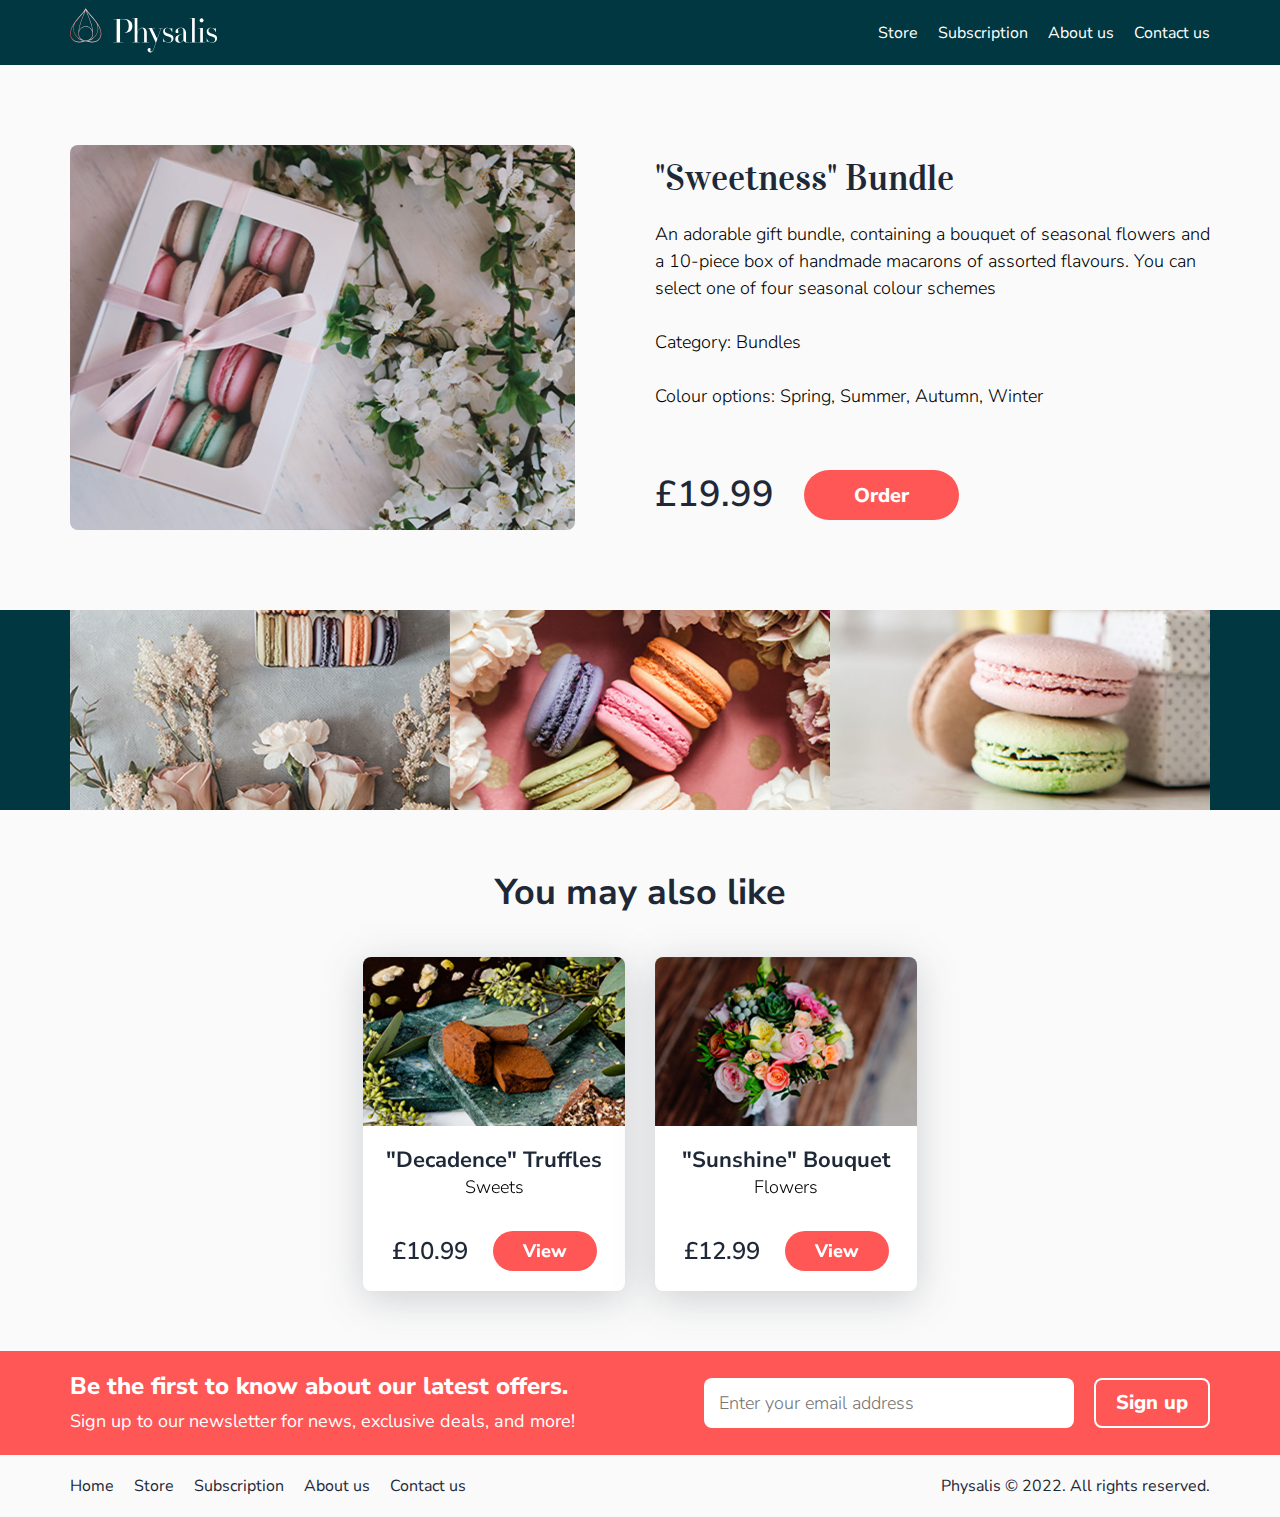
<file: pages/productMacaronBundle.html>
<!DOCTYPE html>
<html lang="en">
  <head>
    <link rel="stylesheet" href="./css/global.css" />
    <link rel="stylesheet" href="./css/productPage.css" />
    <link rel="preconnect" href="https://fonts.googleapis.com" />
    <link rel="preconnect" href="https://fonts.gstatic.com" crossorigin />
    <link
      href="https://fonts.googleapis.com/css2?family=Nunito+Sans:ital,wght@0,200;0,300;0,400;0,600;0,700;0,800;0,900;1,200;1,300;1,400;1,600;1,700;1,800;1,900&family=Vidaloka&display=swap"
      rel="stylesheet"
    />
    <meta charset="UTF-8" />
    <meta http-equiv="X-UA-Compatible" content="IE=edge" />
    <meta name="viewport" content="width=device-width, initial-scale=1.0" />
    <title>Sweetness Bundle - Physalis</title>
  </head>
  <body id="body">
    <div id="newsletterSuccessfulSignUp" class="popup">
      <div class="popupContent">
        <h2 class="h2Popup">Success!</h2>
        <p id="userNewsletterEmail"></p>
        <p class="pRegular">has been added to our mailing list.</p>
        <button type="button" id="buttonClosePopup" class="buttonPrimaryMedium">OK</button>
      </div>
    </div>
    <header>
      <div class="headerContainer">
        <a href="index.html"
          ><img class="logo" src="../img/PhysalisLogo.svg"
        /></a>
        <div class="headerMenu">
          <nav>
            <ul class="navList">
              <li>
                <a href="store.html">Store</a>
              </li>
              <li>
                <a href="subscription.html">Subscription</a>
              </li>
              <li>
                <a href="about.html">About us</a>
              </li>
              <li>
                <a href="contact.html">Contact us</a>
              </li>
            </ul>
          </nav>
        </div>
      </div>
    </header>
    <main>
      <section class="productInfo">
        <div class="productInfoContainer">
          <img src="../img/Product-MacaronsBundle.jpg" />
          <div class="productContent">
            <h2>"Sweetness" Bundle</h2>
            <p class="pRegular">
              An adorable gift bundle, containing a bouquet of seasonal flowers
              and a 10-piece box of handmade macarons of assorted flavours. You
              can select one of four seasonal colour schemes
              <br /><br />Category: Bundles <br /><br />Colour options: Spring,
              Summer, Autumn, Winter
            </p>
            <div class="productBuy">
              <p>£19.99</p>
              <a href="order.html"><button type="button" class="buttonPrimaryLarge">Order</button></a>
            </div>
          </div>
        </div>
      </section>
      <section class="productGallery">
        <img src="../img/ProductGallery-MacaronBundle1.jpg" />
        <img src="../img/ProductGallery-MacaronBundle2.jpg" />
        <img src="../img/ProductGallery-MacaronBundle3.jpg" />
      </section>
      <section class="similarProducts">
        <h2>You may also like</h2>
        <div class="similarProductList">
          <div class="productsContainer">
            <div class="productCard">
              <img src="../img/ProductCard-Truffles.jpg" />
              <div class="productCardContent">
                <h3>"Decadence" Truffles</h3>
                <p class="pRegular">Sweets</p>
              </div>
              <div class="productCardBuy">
                <p class="productCardPrice">£10.99</p>
                <a href="productTruffles.html"
                  ><button type="button" class="buttonProductCard">
                    View
                  </button></a
                >
              </div>
            </div>
            <div class="productCard">
              <img src="../img/ProductCard-Bouquet.jpg" />
              <div class="productCardContent">
                <h3>"Sunshine" Bouquet</h3>
                <p class="pRegular">Flowers</p>
              </div>
              <div class="productCardBuy">
                <p class="productCardPrice">£12.99</p>
                <a href="productBouquet.html"
                  ><button type="button" class="buttonProductCard">
                    View
                  </button></a
                >
              </div>
            </div>
          </div>
        </div>
      </section>
    </main>
    <footer>
      <section class="emailSignUp">
        <div class="emailSignUpContainer">
          <div>
            <h3>Be the first to know about our latest offers.</h3>
            <p>
              Sign up to our newsletter for news, exclusive deals, and more!
            </p>
          </div>
          <div class="emailForm">
            <input
              type="email"
              placeholder="Enter your email address"
              name=""
              class="emailField"
              id="newsletterEmail"
            />
            <button
              type="button"
              class="buttonSecondaryLarge"
              id="newsletterSignUpButton"
            >
              Sign up
            </button>
          </div>
        </div>
      </section>
      <section class="footerBar">
        <div class="footerBarContainer">
          <nav>
            <ul class="navList">
              <li>
                <a href="index.html">Home</a>
              </li>
              <li>
                <a href="store.html">Store</a>
              </li>
              <li>
                <a href="subscription.html">Subscription</a>
              </li>
              <li>
                <a href="about.html">About us</a>
              </li>
              <li>
                <a href="contact.html">Contact us</a>
              </li>
            </ul>
          </nav>
          <p>Physalis © 2022. All rights reserved.</p>
        </div>
      </section>
    </footer>
  </body>
  <script type="text/javascript" src="js/popupFunctions.js"></script>
</html>
</file>
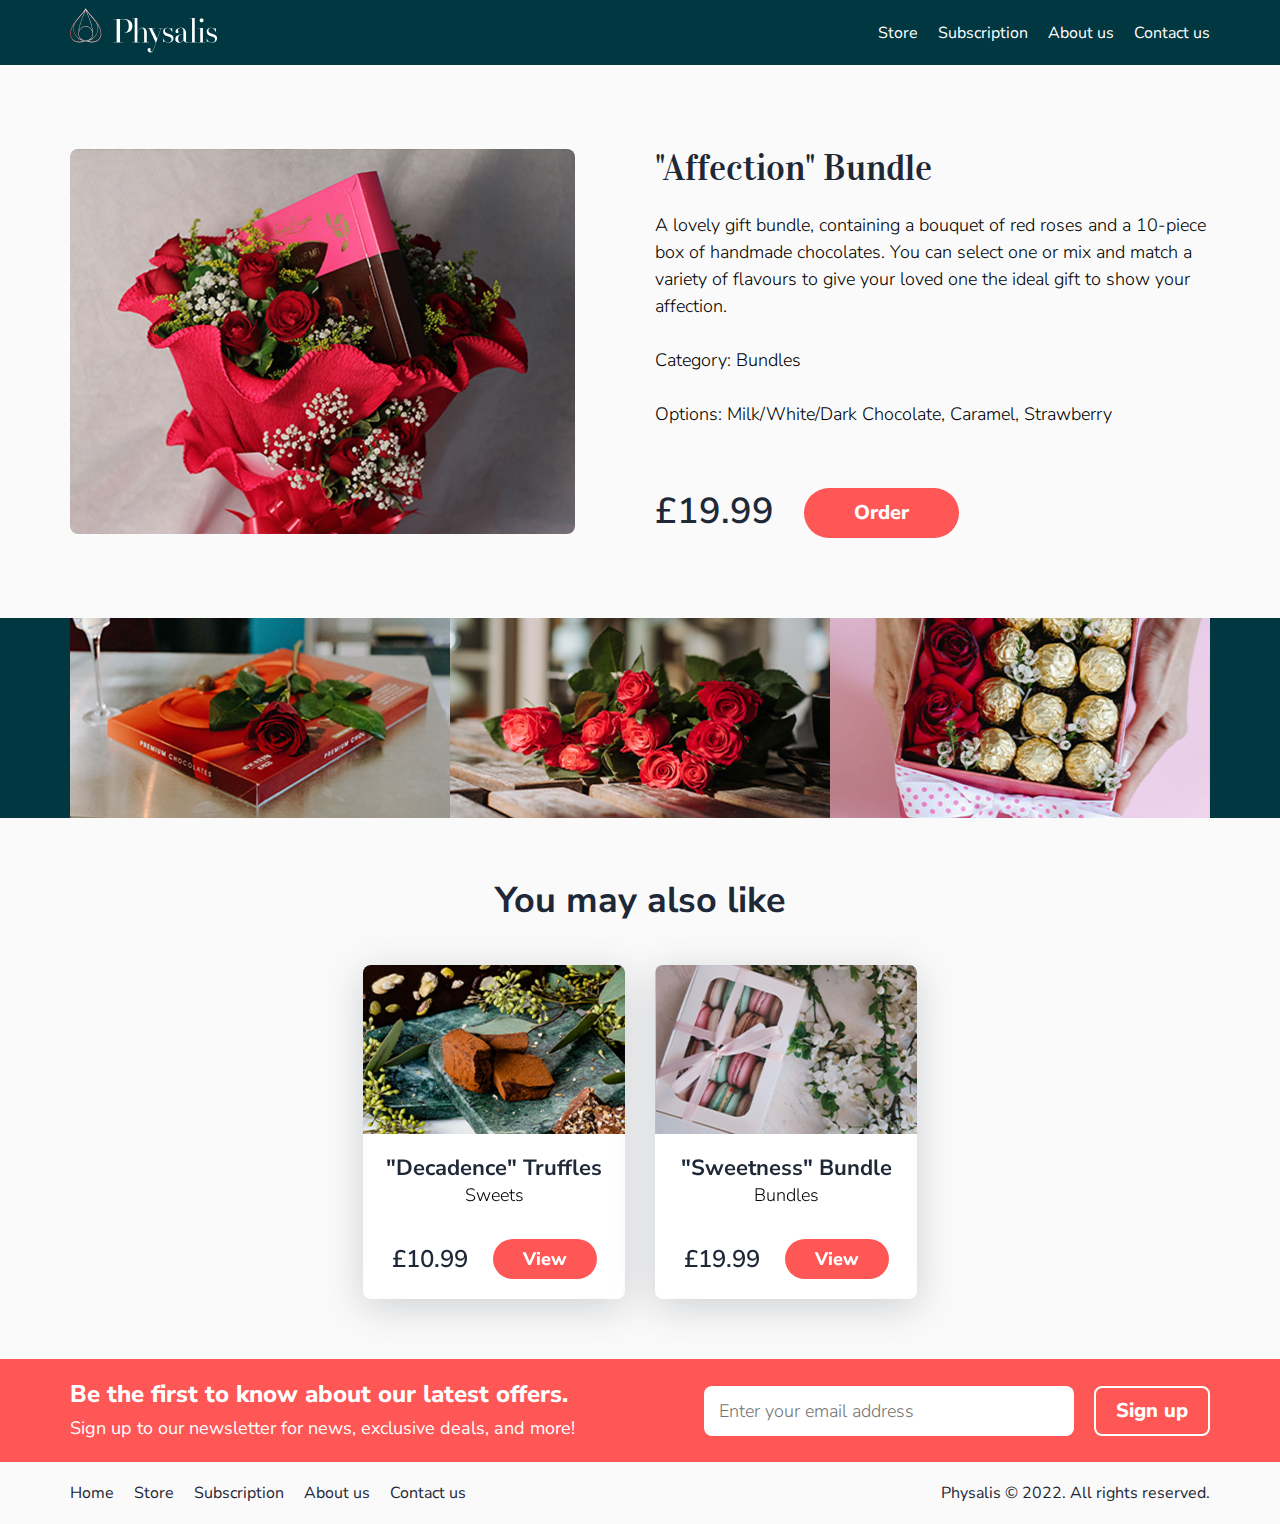
<file: pages/productRoseBundle.html>
<!DOCTYPE html>
<html lang="en">
  <head>
    <link rel="stylesheet" href="./css/global.css" />
    <link rel="stylesheet" href="./css/productPage.css" />
    <link rel="preconnect" href="https://fonts.googleapis.com" />
    <link rel="preconnect" href="https://fonts.gstatic.com" crossorigin />
    <link
      href="https://fonts.googleapis.com/css2?family=Nunito+Sans:ital,wght@0,200;0,300;0,400;0,600;0,700;0,800;0,900;1,200;1,300;1,400;1,600;1,700;1,800;1,900&family=Vidaloka&display=swap"
      rel="stylesheet"
    />
    <meta charset="UTF-8" />
    <meta http-equiv="X-UA-Compatible" content="IE=edge" />
    <meta name="viewport" content="width=device-width, initial-scale=1.0" />
    <title>Affection Bundle - Physalis</title>
  </head>
  <body id="body">
    <div id="newsletterSuccessfulSignUp" class="popup">
      <div class="popupContent">
        <h2 class="h2Popup">Success!</h2>
        <p id="userNewsletterEmail"></p>
        <p class="pRegular">has been added to our mailing list.</p>
        <button type="button" id="buttonClosePopup" class="buttonPrimaryMedium">OK</button>
      </div>
    </div>
    <header>
      <div class="headerContainer">
        <a href="index.html"
          ><img class="logo" src="../img/PhysalisLogo.svg"
        /></a>
        <div class="headerMenu">
          <nav>
            <ul class="navList">
              <li>
                <a href="store.html">Store</a>
              </li>
              <li>
                <a href="subscription.html">Subscription</a>
              </li>
              <li>
                <a href="about.html">About us</a>
              </li>
              <li>
                <a href="contact.html">Contact us</a>
              </li>
            </ul>
          </nav>
        </div>
      </div>
    </header>
    <main>
      <section class="productInfo">
        <div class="productInfoContainer">
          <img src="../img/Product-RoseBundle.jpg" />
          <div class="productContent">
            <h2>"Affection" Bundle</h2>
            <p class="pRegular">
              A lovely gift bundle, containing a bouquet of red roses and a
              10-piece box of handmade chocolates. You can select one or mix and
              match a variety of flavours to give your loved one the ideal gift
              to show your affection.
              <br /><br />Category: Bundles <br /><br />Options: Milk/White/Dark
              Chocolate, Caramel, Strawberry
            </p>
            <div class="productBuy">
              <p>£19.99</p>
              <a href="order.html"><button type="button" class="buttonPrimaryLarge">Order</button></a>
            </div>
          </div>
        </div>
      </section>
      <section class="productGallery">
        <img src="../img/ProductGallery-RoseBundle1.jpg" />
        <img src="../img/ProductGallery-RoseBundle2.jpg" />
        <img src="../img/ProductGallery-RoseBundle3.jpg" />
      </section>
      <section class="similarProducts">
        <h2>You may also like</h2>
        <div class="similarProductList">
          <div class="productsContainer">
            <div class="productCard">
              <img src="../img/ProductCard-Truffles.jpg" />
              <div class="productCardContent">
                <h3>"Decadence" Truffles</h3>
                <p class="pRegular">Sweets</p>
              </div>
              <div class="productCardBuy">
                <p class="productCardPrice">£10.99</p>
                <a href="productTruffles.html"
                  ><button type="button" class="buttonProductCard">
                    View
                  </button></a
                >
              </div>
            </div>
            <div class="productCard">
              <img src="../img/ProductCard-MacaronsBundle.jpg" />
              <div class="productCardContent">
                <h3>"Sweetness" Bundle</h3>
                <p class="pRegular">Bundles</p>
              </div>
              <div class="productCardBuy">
                <p class="productCardPrice">£19.99</p>
                <a href="productMacaronBundle.html"
                  ><button type="button" class="buttonProductCard">
                    View
                  </button></a
                >
              </div>
            </div>
          </div>
        </div>
      </section>
    </main>
    <footer>
      <section class="emailSignUp">
        <div class="emailSignUpContainer">
          <div>
            <h3>Be the first to know about our latest offers.</h3>
            <p>
              Sign up to our newsletter for news, exclusive deals, and more!
            </p>
          </div>
          <div class="emailForm">
            <input
              type="email"
              placeholder="Enter your email address"
              name=""
              class="emailField"
              id="newsletterEmail"
            />
            <button
              type="button"
              class="buttonSecondaryLarge"
              id="newsletterSignUpButton"
            >
              Sign up
            </button>
          </div>
        </div>
      </section>
      <section class="footerBar">
        <div class="footerBarContainer">
          <nav>
            <ul class="navList">
              <li>
                <a href="index.html">Home</a>
              </li>
              <li>
                <a href="store.html">Store</a>
              </li>
              <li>
                <a href="subscription.html">Subscription</a>
              </li>
              <li>
                <a href="about.html">About us</a>
              </li>
              <li>
                <a href="contact.html">Contact us</a>
              </li>
            </ul>
          </nav>
          <p>Physalis © 2022. All rights reserved.</p>
        </div>
      </section>
    </footer>
  </body>
  <script type="text/javascript" src="js/popupFunctions.js"></script>
</html>
</file>
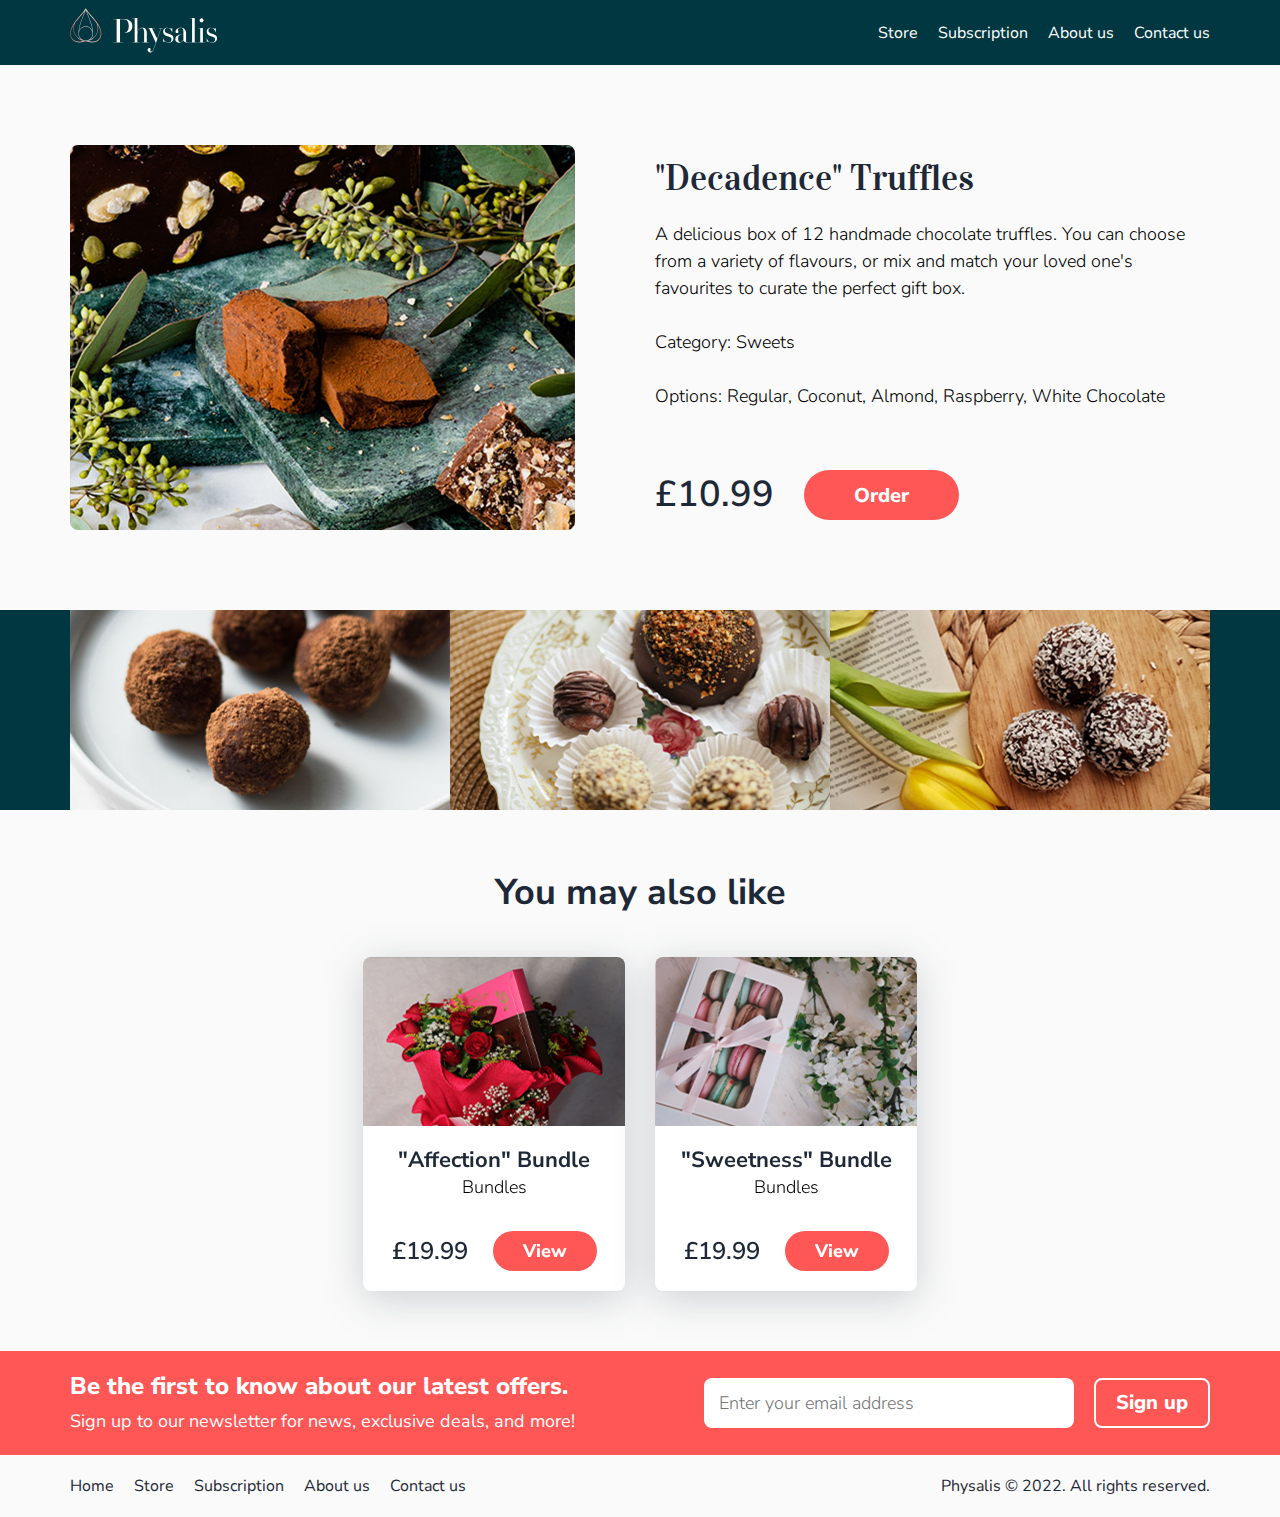
<file: pages/productTruffles.html>
<!DOCTYPE html>
<html lang="en">
  <head>
    <link rel="stylesheet" href="./css/global.css" />
    <link rel="stylesheet" href="./css/productPage.css" />
    <link rel="preconnect" href="https://fonts.googleapis.com" />
    <link rel="preconnect" href="https://fonts.gstatic.com" crossorigin />
    <link
      href="https://fonts.googleapis.com/css2?family=Nunito+Sans:ital,wght@0,200;0,300;0,400;0,600;0,700;0,800;0,900;1,200;1,300;1,400;1,600;1,700;1,800;1,900&family=Vidaloka&display=swap"
      rel="stylesheet"
    />
    <meta charset="UTF-8" />
    <meta http-equiv="X-UA-Compatible" content="IE=edge" />
    <meta name="viewport" content="width=device-width, initial-scale=1.0" />
    <title>Decadence Truffles - Physalis</title>
  </head>
  <body id="body">
    <div id="newsletterSuccessfulSignUp" class="popup">
      <div class="popupContent">
        <h2 class="h2Popup">Success!</h2>
        <p id="userNewsletterEmail"></p>
        <p class="pRegular">has been added to our mailing list.</p>
        <button type="button" id="buttonClosePopup" class="buttonPrimaryMedium">OK</button>
      </div>
    </div>
    <header>
      <div class="headerContainer">
        <a href="index.html"
          ><img class="logo" src="../img/PhysalisLogo.svg"
        /></a>
        <div class="headerMenu">
          <nav>
            <ul class="navList">
              <li>
                <a href="store.html">Store</a>
              </li>
              <li>
                <a href="subscription.html">Subscription</a>
              </li>
              <li>
                <a href="about.html">About us</a>
              </li>
              <li>
                <a href="contact.html">Contact us</a>
              </li>
            </ul>
          </nav>
        </div>
      </div>
    </header>
    <main>
      <section class="productInfo">
        <div class="productInfoContainer">
          <img src="../img/Product-Truffles.jpg" />
          <div class="productContent">
            <h2>"Decadence" Truffles</h2>
            <p class="pRegular">
              A delicious box of 12 handmade chocolate truffles. You can choose
              from a variety of flavours, or mix and match your loved one's
              favourites to curate the perfect gift box.
              <br /><br />Category: Sweets <br /><br />Options: Regular,
              Coconut, Almond, Raspberry, White Chocolate
            </p>
            <div class="productBuy">
              <p>£10.99</p>
              <a href="order.html"><button type="button" class="buttonPrimaryLarge">Order</button></a>
            </div>
          </div>
        </div>
      </section>
      <section class="productGallery">
        <img src="../img/ProductGallery-Truffles1.jpg" />
        <img src="../img/ProductGallery-Truffles2.jpg" />
        <img src="../img/ProductGallery-Truffles3.jpg" />
      </section>
      <section class="similarProducts">
        <h2>You may also like</h2>
        <div class="similarProductList">
          <div class="productsContainer">
            <div class="productCard">
              <img src="../img/ProductCard-RoseBundle.jpg" />
              <div class="productCardContent">
                <h3>"Affection" Bundle</h3>
                <p class="pRegular">Bundles</p>
              </div>
              <div class="productCardBuy">
                <p class="productCardPrice">£19.99</p>
                <a href="productRoseBundle.html"
                  ><button type="button" class="buttonProductCard">
                    View
                  </button></a
                >
              </div>
            </div>
            <div class="productCard">
              <img src="../img/ProductCard-MacaronsBundle.jpg" />
              <div class="productCardContent">
                <h3>"Sweetness" Bundle</h3>
                <p class="pRegular">Bundles</p>
              </div>
              <div class="productCardBuy">
                <p class="productCardPrice">£19.99</p>
                <a href="productMacaronBundle.html"
                  ><button type="button" class="buttonProductCard">
                    View
                  </button></a
                >
              </div>
            </div>
          </div>
        </div>
      </section>
    </main>
    <footer>
      <section class="emailSignUp">
        <div class="emailSignUpContainer">
          <div>
            <h3>Be the first to know about our latest offers.</h3>
            <p>
              Sign up to our newsletter for news, exclusive deals, and more!
            </p>
          </div>
          <div class="emailForm">
            <input
              type="email"
              placeholder="Enter your email address"
              name=""
              class="emailField"
              id="newsletterEmail"
            />
            <button
              type="button"
              class="buttonSecondaryLarge"
              id="newsletterSignUpButton"
            >
              Sign up
            </button>
          </div>
        </div>
      </section>
      <section class="footerBar">
        <div class="footerBarContainer">
          <nav>
            <ul class="navList">
              <li>
                <a href="index.html">Home</a>
              </li>
              <li>
                <a href="store.html">Store</a>
              </li>
              <li>
                <a href="subscription.html">Subscription</a>
              </li>
              <li>
                <a href="about.html">About us</a>
              </li>
              <li>
                <a href="contact.html">Contact us</a>
              </li>
            </ul>
          </nav>
          <p>Physalis © 2022. All rights reserved.</p>
        </div>
      </section>
    </footer>
  </body>
  <script type="text/javascript" src="js/popupFunctions.js"></script>
</html>
</file>
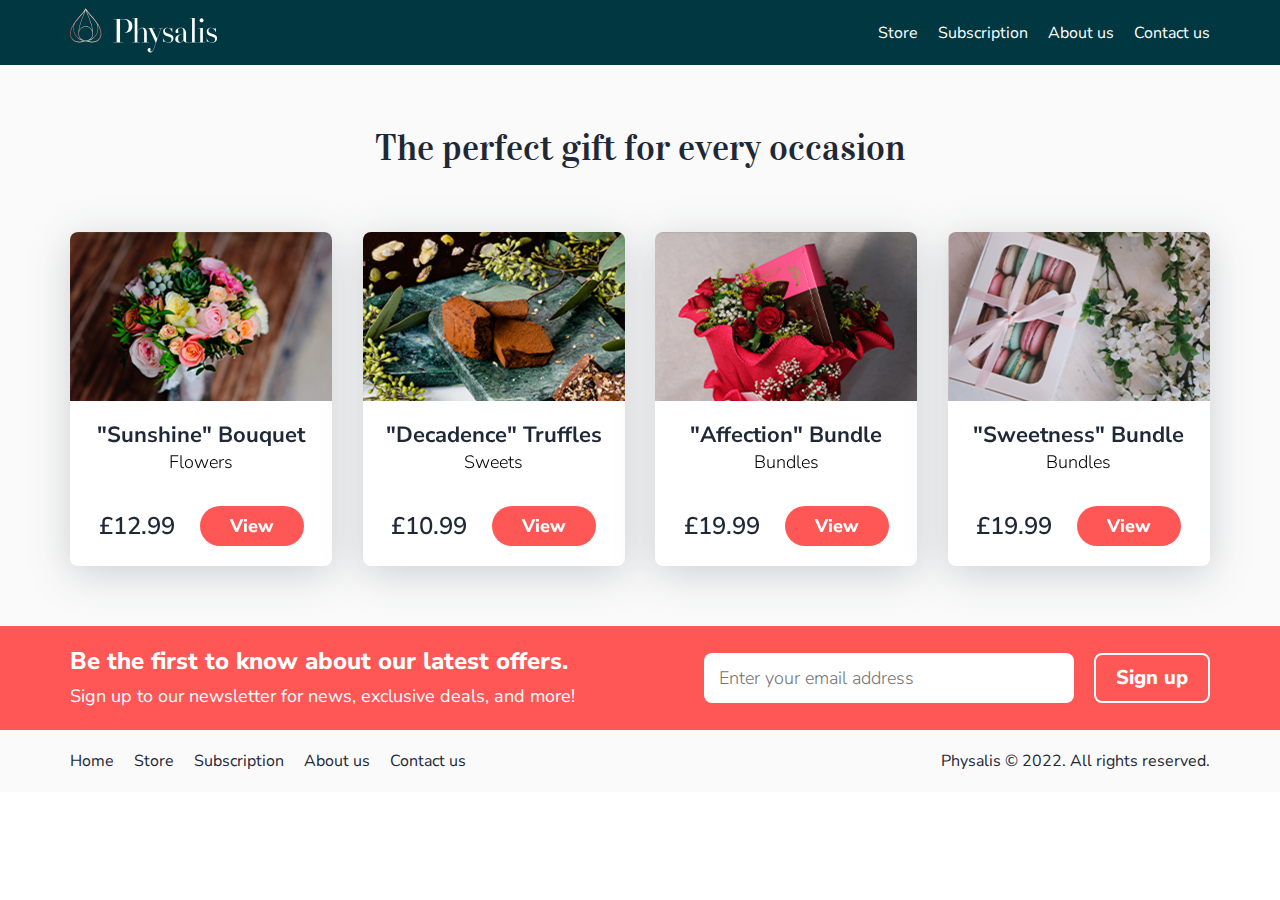
<file: pages/store.html>
<!DOCTYPE html>
<html lang="en">
  <head>
    <link rel="stylesheet" href="./css/global.css" />
    <link rel="stylesheet" href="./css/store.css" />
    <link rel="preconnect" href="https://fonts.googleapis.com" />
    <link rel="preconnect" href="https://fonts.gstatic.com" crossorigin />
    <link
      href="https://fonts.googleapis.com/css2?family=Nunito+Sans:ital,wght@0,200;0,300;0,400;0,600;0,700;0,800;0,900;1,200;1,300;1,400;1,600;1,700;1,800;1,900&family=Vidaloka&display=swap"
      rel="stylesheet"
    />
    <meta charset="UTF-8" />
    <meta http-equiv="X-UA-Compatible" content="IE=edge" />
    <meta name="viewport" content="width=device-width, initial-scale=1.0" />
    <title>Store - Physalis</title>
  </head>
  <body id="body">
    <div id="newsletterSuccessfulSignUp" class="popup">
      <div class="popupContent">
        <h2 class="h2Popup">Success!</h2>
        <p id="userNewsletterEmail"></p>
        <p class="pRegular">has been added to our mailing list.</p>
        <button type="button" id="buttonClosePopup" class="buttonPrimaryMedium">OK</button>
      </div>
    </div>
    <header>
      <div class="headerContainer">
        <a href="index.html"
          ><img class="logo" src="../img/PhysalisLogo.svg"
        /></a>
        <div class="headerMenu">
          <nav>
            <ul class="navList">
              <li>
                <a href="store.html">Store</a>
              </li>
              <li>
                <a href="subscription.html">Subscription</a>
              </li>
              <li>
                <a href="about.html">About us</a>
              </li>
              <li>
                <a href="contact.html">Contact us</a>
              </li>
            </ul>
          </nav>
        </div>
      </div>
    </header>
    <main>
      <section class="hero">
        <h2>The perfect gift for every occasion</h2>
      </section>
      <section class="products">
        <div class="productsContainer">
          <div class="productCard">
            <img src="../img/ProductCard-Bouquet.jpg" />
            <div class="productCardContent">
              <h3>"Sunshine" Bouquet</h3>
              <p class="pRegular">Flowers</p>
            </div>
            <div class="productCardBuy">
              <p class="productCardPrice">£12.99</p>
              <a href="productBouquet.html"
                ><button type="button" class="buttonProductCard">
                  View
                </button></a
              >
            </div>
          </div>
          <div class="productCard">
            <img src="../img/ProductCard-Truffles.jpg" />
            <div class="productCardContent">
              <h3>"Decadence" Truffles</h3>
              <p class="pRegular">Sweets</p>
            </div>
            <div class="productCardBuy">
              <p class="productCardPrice">£10.99</p>
              <a href="productTruffles.html"
                ><button type="button" class="buttonProductCard">
                  View
                </button></a
              >
            </div>
          </div>
          <div class="productCard">
            <img src="../img/ProductCard-RoseBundle.jpg" />
            <div class="productCardContent">
              <h3>"Affection" Bundle</h3>
              <p class="pRegular">Bundles</p>
            </div>
            <div class="productCardBuy">
              <p class="productCardPrice">£19.99</p>
              <a href="productRoseBundle.html"
                ><button type="button" class="buttonProductCard">
                  View
                </button></a
              >
            </div>
          </div>
          <div class="productCard">
            <img src="../img/ProductCard-MacaronsBundle.jpg" />
            <div class="productCardContent">
              <h3>"Sweetness" Bundle</h3>
              <p class="pRegular">Bundles</p>
            </div>
            <div class="productCardBuy">
              <p class="productCardPrice">£19.99</p>
              <a href="productMacaronBundle.html"
                ><button type="button" class="buttonProductCard">
                  View
                </button></a
              >
            </div>
          </div>
        </div>
      </section>
    </main>
    <footer>
      <section class="emailSignUp">
        <div class="emailSignUpContainer">
          <div>
            <h3>Be the first to know about our latest offers.</h3>
            <p>
              Sign up to our newsletter for news, exclusive deals, and more!
            </p>
          </div>
          <div class="emailForm">
            <input
              type="email"
              placeholder="Enter your email address"
              name=""
              class="emailField"
              id="newsletterEmail"
            />
            <button
              type="button"
              class="buttonSecondaryLarge"
              id="newsletterSignUpButton"
            >
              Sign up
            </button>
          </div>
        </div>
      </section>
      <section class="footerBar">
        <div class="footerBarContainer">
          <nav>
            <ul class="navList">
              <li>
                <a href="index.html">Home</a>
              </li>
              <li>
                <a href="store.html">Store</a>
              </li>
              <li>
                <a href="subscription.html">Subscription</a>
              </li>
              <li>
                <a href="about.html">About us</a>
              </li>
              <li>
                <a href="contact.html">Contact us</a>
              </li>
            </ul>
          </nav>
          <p>Physalis © 2022. All rights reserved.</p>
        </div>
      </section>
    </footer>
  </body>
  <script type="text/javascript" src="js/popupFunctions.js"></script>
</html>
</file>
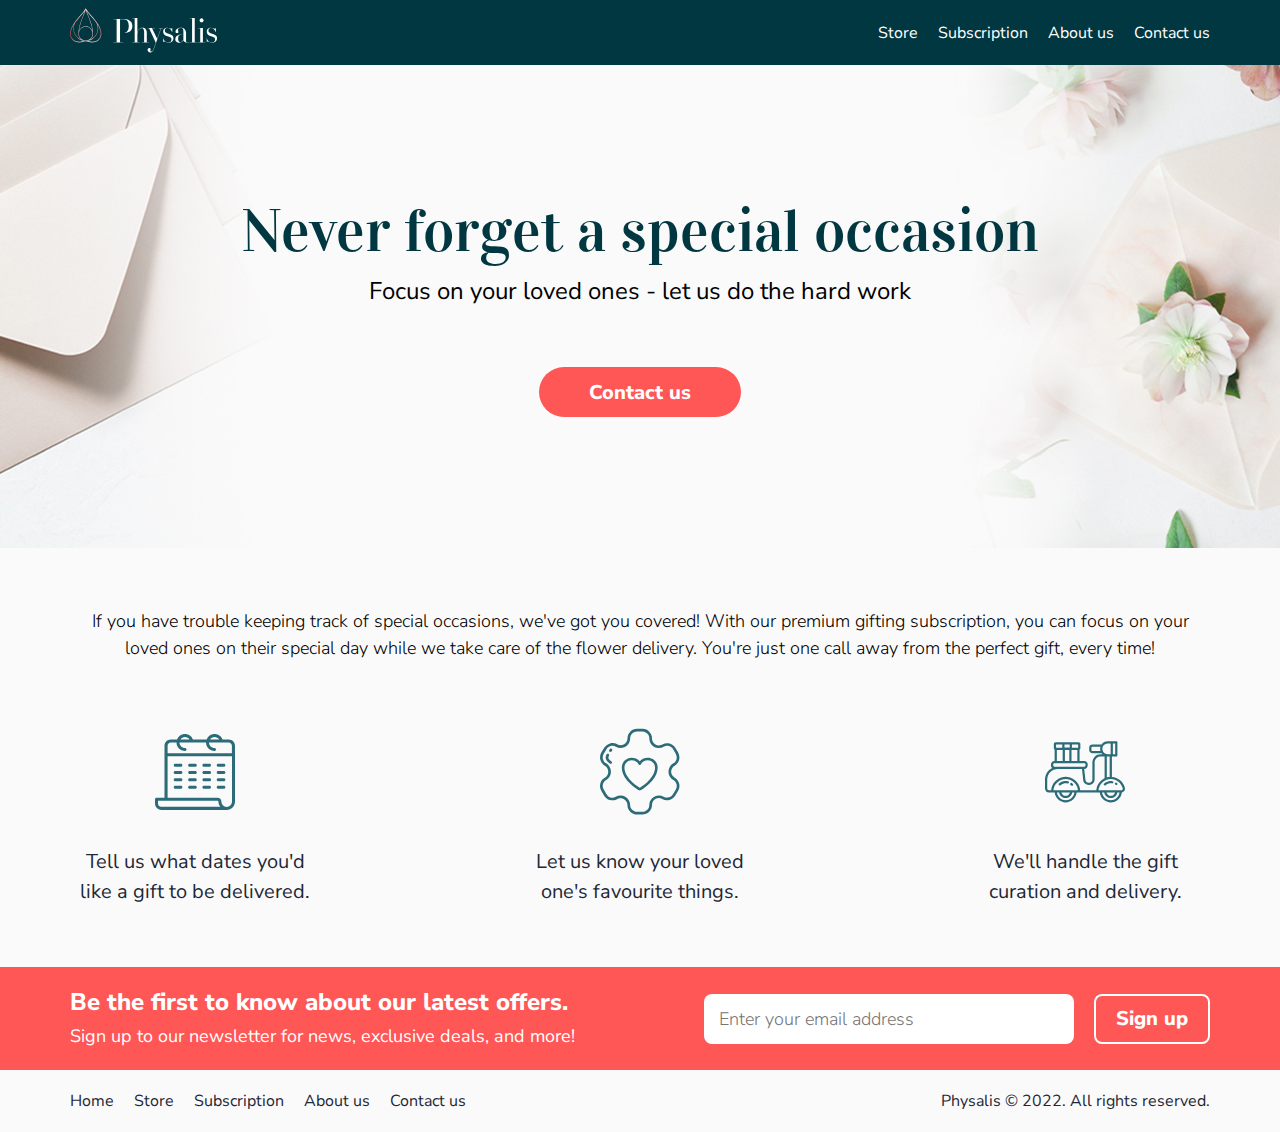
<file: pages/subscription.html>
<!DOCTYPE html>
<html lang="en">
  <head>
    <link rel="stylesheet" href="./css/global.css" />
    <link rel="stylesheet" href="./css/subscription.css" />
    <link rel="preconnect" href="https://fonts.googleapis.com" />
    <link rel="preconnect" href="https://fonts.gstatic.com" crossorigin />
    <link
      href="https://fonts.googleapis.com/css2?family=Nunito+Sans:ital,wght@0,200;0,300;0,400;0,600;0,700;0,800;0,900;1,200;1,300;1,400;1,600;1,700;1,800;1,900&family=Vidaloka&display=swap"
      rel="stylesheet"
    />
    <meta charset="UTF-8" />
    <meta http-equiv="X-UA-Compatible" content="IE=edge" />
    <meta name="viewport" content="width=device-width, initial-scale=1.0" />
    <title>Subscription - Physalis</title>
  </head>
  <body id="body">
    <div id="newsletterSuccessfulSignUp" class="popup">
      <div class="popupContent">
        <h2 class="h2Popup">Success!</h2>
        <p id="userNewsletterEmail"></p>
        <p class="pRegular">has been added to our mailing list.</p>
        <button type="button" id="buttonClosePopup" class="buttonPrimaryMedium">OK</button>
      </div>
    </div>
    <header>
      <div class="headerContainer">
        <a href="index.html"
          ><img class="logo" src="../img/PhysalisLogo.svg"
        /></a>
        <div class="headerMenu">
          <nav>
            <ul class="navList">
              <li>
                <a href="store.html">Store</a>
              </li>
              <li>
                <a href="subscription.html">Subscription</a>
              </li>
              <li>
                <a href="about.html">About us</a>
              </li>
              <li>
                <a href="contact.html">Contact us</a>
              </li>
            </ul>
          </nav>
        </div>
      </div>
    </header>
    <main>
      <section class="hero">
        <div class="heroContainer">
          <h1>Never forget a special occasion</h1>
          <p class="subtitle">
            Focus on your loved ones - let us do the hard work
          </p>
          <a href="contact.html"><button type="button" class="buttonPrimaryLarge">Contact us</button></a>
        </div>
      </section>
      <section class="description">
        <p class="pRegular">
          If you have trouble keeping track of special occasions, we've got you
          covered! With our premium gifting subscription, you can focus on your
          loved ones on their special day while we take care of the flower
          delivery. You're just one call away from the perfect gift, every time!
        </p>
        <div class="benefits">
          <div class="benefit">
            <img src="../img/Icon-Calendar.svg" width="100px" height="100px" />
            <p>Tell us what dates you'd like a gift to be delivered.</p>
          </div>
          <div class="benefit">
            <img
              src="../img/Icon-Benefit-PersonalisedGifts.svg"
              width="100px"
              height="100px"
            />
            <p>Let us know your loved one's favourite things.</p>
          </div>
          <div class="benefit">
            <img
              src="../img/Icon-Benefit-Delivery.svg"
              width="100px"
              height="100px"
            />
            <p>We'll handle the gift curation and delivery.</p>
          </div>
        </div>
      </section>
    </main>
    <footer>
      <section class="emailSignUp">
        <div class="emailSignUpContainer">
          <div>
            <h3>Be the first to know about our latest offers.</h3>
            <p>
              Sign up to our newsletter for news, exclusive deals, and more!
            </p>
          </div>
          <div class="emailForm">
            <input
              type="email"
              placeholder="Enter your email address"
              name=""
              class="emailField"
              id="newsletterEmail"
            />
            <button
              type="button"
              class="buttonSecondaryLarge"
              id="newsletterSignUpButton"
            >
              Sign up
            </button>
          </div>
        </div>
      </section>
      <section class="footerBar">
        <div class="footerBarContainer">
          <nav>
            <ul class="navList">
              <li>
                <a href="index.html">Home</a>
              </li>
              <li>
                <a href="store.html">Store</a>
              </li>
              <li>
                <a href="subscription.html">Subscription</a>
              </li>
              <li>
                <a href="about.html">About us</a>
              </li>
              <li>
                <a href="contact.html">Contact us</a>
              </li>
            </ul>
          </nav>
          <p>Physalis © 2022. All rights reserved.</p>
        </div>
      </section>
    </footer>
  </body>
  <script type="text/javascript" src="js/popupFunctions.js"></script>
</html>
</file>
<file: pages/css/global.css>
* {
  margin: 0;
  padding: 0;
}

body {
  overflow-x: hidden;
  width: 100vw;
}

/*Header*/
header {
  background-color: #003741;
  top: 0;
  z-index: 100;
  position: sticky;
  padding: 10px 0px;
  display: flex;
  flex-direction: row;
  align-items: center;
  justify-content: center;
}

.headerContainer {
  width: 1140px;
  height: 45px;
  display: flex;
  flex-direction: row;
  align-items: center;
  justify-content: space-between;
}

.logo {
  height: 45px;
  width: auto;
  cursor: pointer;
}

.headerMenu {
  display: flex;
  flex-direction: row;
  align-items: center;
  justify-content: space-between;
  gap: 60px;
}

.headerMenu .navList {
  display: flex;
  flex-direction: row;
  gap: 20px;
  align-items: center;
  justify-items: center;
  list-style-type: none;
  padding: 0;
  margin: 0;
  font-family: "Nunito Sans", sans-serif;
  font-weight: 400;
  font-size: 16px;
  color: white;
}

.navList li a {
  cursor: pointer;
  font-family: "Nunito Sans", sans-serif;
  font-weight: 400;
  font-size: 16px;
  color: white;
  text-decoration-line: none;
  border-bottom: 1px solid rgba(255, 255, 255, 0);
  transition: 0.3s ease-in-out;
}

.navList li a:hover {
  border-bottom: 1px solid rgba(255, 255, 255, 1);
}

/* .cartIcon {
  height: 31px;
  cursor: pointer;
} */

/*Buttons*/
.buttonPrimaryLarge {
  height: 50px;
  background-color: #ff5656;
  border: 0;
  border-radius: 25px;
  padding: 0px 50px;
  font-family: "Nunito Sans", sans-serif;
  font-weight: 800;
  font-size: 20px;
  color: white;
  cursor: pointer;
  transition: 0.5s;
}

.buttonPrimaryLarge:hover {
  background-color: #ff2626;
}

.buttonPrimaryMedium {
  height: 40px;
  background-color: #ff5656;
  border: 0;
  border-radius: 20px;
  padding: 0px 50px;
  font-family: "Nunito Sans", sans-serif;
  font-weight: 800;
  font-size: 18px;
  color: white;
  cursor: pointer;
  transition: 0.5s;
}

.buttonPrimaryMedium:hover {
  background-color: #ff2626;
}

button a {
  text-decoration-line: none;
  color: white;
}

.buttonSecondaryLarge {
  height: 50px;
  background-color: transparent;
  border-style: solid;
  border-width: 2px;
  border-color: white;
  border-radius: 8px;
  padding: 0px 20px;
  font-family: "Nunito Sans", sans-serif;
  font-weight: 800;
  font-size: 20px;
  color: white;
  cursor: pointer;
}

/*Typography*/
h1 {
  font-family: "Vidaloka", serif;
  font-size: 60px;
  font-weight: 400;
  line-height: 1.18;
  margin-bottom: 10px;
  color: #003741;
  cursor: default;
}

h2 {
  font-family: "Vidaloka", serif;
  font-size: 36px;
  font-weight: 400;
  line-height: 1.3;
  color: #1e2837;
  cursor: default;
}

.subtitle {
  font-family: "Nunito Sans", sans-serif;
  font-weight: 400;
  font-size: 24px;
  line-height: 1.3;
  cursor: default;
}

.pRegular {
  font-family: "Nunito Sans", sans-serif;
  font-weight: 300;
  font-size: 18px;
  line-height: 1.5;
  cursor: default;
}

.pSmall {
  font-family: "Nunito Sans", sans-serif;
  font-weight: 300;
  font-size: 16px;
  line-height: 1.5;
  cursor: default;
}

a {
  text-decoration-line: none;
}

/*//Footer//*/

/*Newsletter*/
.emailSignUp {
  background-color: #ff5656;
  width: 100vw;
  display: flex;
  flex-direction: row;
  justify-content: center;
  align-content: center;
  padding: 20px 0px;
}

.emailSignUpContainer {
  width: 1140px;
  display: flex;
  flex-direction: row;
  justify-content: space-between;
  align-items: center;
  color: white;
}

.emailSignUpContainer h3 {
  font-family: "Nunito Sans", sans-serif;
  font-size: 24px;
  font-weight: 800;
  line-height: 1.3;
  margin-bottom: 5px;
  cursor: default;
}

.emailSignUpContainer p {
  font-family: "Nunito Sans", sans-serif;
  font-size: 18px;
  font-weight: 400;
  line-height: 1.5;
  cursor: default;
}

.emailField {
  height: 50px;
  width: 340px;
  color: #1e2837;
  background-color: white;
  border-radius: 8px;
  border: 0;
  padding: 0px 15px;
  font-family: "Nunito Sans", sans-serif;
  font-size: 18px;
  font-weight: 300;
  line-height: 1.5;
}

.emailForm {
  display: flex;
  flex-direction: row;
  justify-content: space-between;
  gap: 20px;
}

/*Footer Bar*/
.footerBar {
  padding: 20px 0px;
  display: flex;
  flex-direction: column;
  justify-content: center;
  align-items: center;
  background-color: #fafafa;
}

.footerBarContainer {
  width: 1140px;
  display: flex;
  flex-direction: row;
  justify-content: space-between;
  align-items: center;
}

.footerBarContainer .navList {
  display: flex;
  flex-direction: row;
  gap: 20px;
  align-items: center;
  justify-items: center;
  list-style-type: none;
  padding: 0;
  margin: 0;
  font-family: "Nunito Sans", sans-serif;
  font-weight: 400;
  font-size: 16px;
  color: #1e2837;
}

.footerBarContainer .navList li a {
  cursor: pointer;
  font-family: "Nunito Sans", sans-serif;
  font-weight: 400;
  font-size: 16px;
  color: #1e2837;
  text-decoration-line: none;
}

.footerBarContainer .navList li a:hover {
  color: #ff2626;
}

.footerBarContainer p {
  font-family: "Nunito Sans", sans-serif;
  font-weight: 400;
  font-size: 16px;
  color: #1e2837;
  cursor: default;
}

/* Popups */

.popup {
  display: none;
  position: sticky;
  left: 0;
  top: 0;
  right: 0;
  bottom: 0;
  justify-content: center;
  align-items: center;
  z-index: 110;
  width: 100vw;
  height: 100vh;
  overflow: hidden;
  background-color: rgba(0, 0, 0, 0.4);
}

.popupContent {
  background-color: #fefefe;
  position: absolute;
  display: flex;
  flex-direction: column;
  justify-content: center;
  align-items: center;
  margin: 15% auto;
  padding: 40px;
  width: 400px;
  height: 200px;
  border-radius: 16px;
  box-shadow: 0px 5px 8px rgba(0, 0, 0, 0.15);
}

.h2Popup {
  font-family: "Vidaloka", serif;
  font-size: 36px;
  font-weight: 400;
  line-height: 1.3;
  color: #1e2837;
  cursor: default;
  margin-bottom: 20px;
}

#userNewsletterEmail {
  font-family: "Nunito Sans", sans-serif;
  font-weight: 400;
  font-size: 24px;
  line-height: 1.3;
  cursor: default;
  margin-bottom: 5px;
}

.popupContent p {
  margin-bottom: 30px;
}

.messageSentH2 {
  font-family: "Vidaloka", serif;
  font-size: 36px;
  font-weight: 400;
  line-height: 1.3;
  color: #1e2837;
  cursor: default;
  margin-bottom: 20px;
}
</file>
<file: pages/css/home.css>
/*Hero*/
.hero {
    background-image: url(../../img/HomeHero.jpg);
    background-position: center;
    background-size: cover;
    display: flex;
    flex-direction: column;
    justify-content: center;
    align-items: center;
    height: 483px;
  }
  
  .heroContainer {
    display: flex;
    flex-direction: column;
    align-items: flex-start;
    width: 1140px;
    margin: 130px 15px;
  }
  
  .heroContent {
    margin-bottom: 60px;
  }
  
  .heroContent h1 {
    color: #003741;
  }
  
  .heroContent .subtitle {
    color: #1e2837;
  }
  
  /*Benefits*/
  .benefits {
    background-color: #fafafa;
    display: flex;
    flex-direction: column;
    justify-content: center;
    align-items: center;
  }
  
  .benefitsContainer {
    width: 1140px;
    padding: 40px 55px;
    margin: 0px 15px;
    display: flex;
    flex-direction: row;
    justify-content: space-between;
    align-items: baseline;
  }
  
  .benefit {
    width: 250px;
    display: flex;
    flex-direction: column;
    justify-content: center;
    align-items: center;
    gap: 25px;
  }
  
  .benefit img {
    width: 80px;
  }
  
  .benefit p {
    font-family: "Nunito Sans", sans-serif;
    font-weight: 400;
    font-size: 20px;
    line-height: 1.5;
    color: #1e2837;
    text-align: center;
    cursor: default;
  }
  
  /*Content Section with Image - Left*/
  .contentWithImageDarkLeft {
    display: flex;
    flex-direction: row;
    justify-content: space-between;
    gap: 0;
    background-color: #003741;
  }

  .contentWithImageDarkLeft h2 {
    color: white;
  }
  
  .contentWithImageDarkLeft .sectionImage {
    width: 50vw;
    background-image: url(../../img/ContentImg-Mission.jpg);
    background-size: cover;
    background-position: right;
  }
  
  .contentWithImageDarkLeft .sectionContentContainer {
    width: 50vw;
    margin-right: 15px;
    justify-content: right;
    color: white;
  }
  
  .contentWithImageDarkLeft .sectionContent {
    width: 515px;
    padding: 60px 0px;
    margin-left: 55px;
    text-align: left;
    cursor: default;
  }
  
  .sectionContentContainer h2 {
    font-family: "Vidaloka", serif;
    font-weight: 400;
    font-size: 40px;
    line-height: 1.3;
    margin-bottom: 15px;
    cursor: default;
  }
  
  /*Services section*/
  .sectionServices {
    display: flex;
    flex-direction: row;
    justify-content: center;
    background-color: #fafafa;
    padding: 60px 0px;
  }
  
  .sectionServicesContainer {
    width: 1140px;
    display: flex;
    flex-direction: row;
    justify-content: space-between;
    align-items: center;
  }
  
  .sectionServicesContainer .sectionContentContainer {
    width: 360px;
    margin-left: 15px;
  }
  
  /*Service Cards*/
  input[type="radio"] {
    display: none;
  }
  
  .card {
    position: absolute;
    width: 300px;
    transition: transform 0.4s ease;
    cursor: pointer;
    background-color: white;
    padding: 20px;
    text-align: center;
    border-radius: 16px;
    filter: drop-shadow(0px 8px 20px rgba(30, 40, 55, 0.2));
  }
  
  .cardContent {
    display: flex;
    flex-direction: column;
    justify-content: space-between;
    align-items: center;
  }

  #item-1 .cardContentImg {
    background-image: url(../../img/ServiceCard-GiftBundles.jpg);
    background-size: cover;
  }

  #item-2 .cardContentImg {
    background-image: url(../../img/ServiceCard-Subscription.jpg);
    background-size: cover;
  }

  #item-3 .cardContentImg {
    background-image: url(../../img/ServiceCard-Occasions.jpg);
    background-size: cover;
  }
  
  .cardContent h3 {
    font-family: "Nunito Sans", sans-serif;
    font-weight: 700;
    font-size: 24px;
    color: #1e2837;
    margin-bottom: 10px;
  }
  
  .cardContent p {
    font-family: "Nunito Sans", sans-serif;
    font-weight: 400;
    font-size: 16px;
    line-height: 1.5;
    color: #3b424d;
    margin-bottom: 30px;
  }
  
  .cardContentImg {
    width: 100%;
    height: 115px;
    background-color: #ff5656;
    margin-bottom: 20px;
    border-radius: 8px;
  }
  
  .service-cards-container {
    width: 590px;
    transform-style: preserve-3d;
    display: flex;
    justify-content: center;
    flex-direction: column;
    align-items: center;
  }
  
  .cards {
    position: relative;
    left: 20%;
    width: 590px;
    height: 336px;
  }
  
  #item-1:checked ~ .cards #item-3,
  #item-2:checked ~ .cards #item-1,
  #item-3:checked ~ .cards #item-2 {
    transform: translatex(-40%) scale(0.8);
    opacity: 0.5;
    z-index: 0;
    filter: blur(4px) drop-shadow(0px 8px 20px rgba(30, 40, 55, 0.2));
  }
  
  #item-1:checked ~ .cards #item-2,
  #item-2:checked ~ .cards #item-3,
  #item-3:checked ~ .cards #item-1 {
    transform: translatex(40%) scale(0.8);
    opacity: 0.5;
    z-index: 0;
    filter: blur(4px) drop-shadow(0px 8px 20px rgba(30, 40, 55, 0.2));
  }
  
  #item-1:checked ~ .cards #item-1,
  #item-2:checked ~ .cards #item-2,
  #item-3:checked ~ .cards #item-3 {
    transform: translatex(0) scale(1);
    opacity: 1;
    z-index: 1;
  }
</file>
<file: pages/css/about.css>
/*Hero*/
.hero {
  display: flex;
  flex-direction: column;
  justify-content: center;
  align-items: center;
  padding: 40px 0px;
  background-color: #fafafa;
}

/*Content Section with Image - Left*/
.contentWithImageLight {
  display: flex;
  flex-direction: column;
  align-content: center;
  align-items: center;
  justify-content: space-between;
  background-color: #fafafa;
}

.contentWithImageLight .container {
  width: 1140px;
  margin: 0px 15px;
  display: flex;
  flex-direction: row;
  align-content: center;
  align-items: center;
  justify-content: space-between;
  gap: 55px;
}

.contentWithImageLight img {
  height: 363px;
}

.contentWithImageLight p {
  width: 515px;
  cursor: default;
  text-align: left;
}
</file>
<file: pages/css/contact.css>
/*Hero*/
.hero {
  display: flex;
  flex-direction: column;
  justify-content: center;
  align-items: center;
  padding: 40px 0px;
  background-color: #fafafa;
}

/*Contact section*/
.sectionContact {
  display: flex;
  flex-direction: column;
  justify-content: center;
  align-items: center;
  background-color: #fafafa;
}

.sectionContainer {
  padding: 60px 0px 120px 0px;
  width: 1140px;
  margin: 0px 15px;
  display: flex;
  flex-direction: row;
  justify-content: space-between;
}

.sectionContent {
  width: 505px;
  display: flex;
  flex-direction: column;
  justify-content: center;
}

.sectionContent p {
  margin-bottom: 40px;
  color: #3b424d;
}

.sectionContent h3 {
  font-family: "Nunito Sans", sans-serif;
  font-weight: 700;
  font-size: 24px;
  color: #1e2837;
  margin-bottom: 15px;
}

/*Contact form*/
.contactForm {
  width: 555px;
}

.contactForm .names {
  display: flex;
  flex-direction: row;
  justify-content: space-between;
  gap: 15px;
}

.contactForm label,
input {
  display: flex;
  flex-direction: column;
}

.contactForm label {
  font-family: "Nunito Sans", sans-serif;
  font-weight: 500;
  font-size: 14px;
  color: #1e2837;
}

.contactForm input {
  padding: 0px 15px;
  font-family: "Nunito Sans", sans-serif;
  font-weight: 400;
  font-size: 16px;
  color: #3b424d;
}

.contactForm input[id="fName"] {
  margin: 5px 0px 15px 0px;
  width: 240px;
  height: 40px;
  border: 0;
  border-radius: 8px;
  filter: drop-shadow(0px 4px 8px rgba(30, 40, 55, 0.1));
}

.contactForm input[id="lName"] {
  margin: 5px 0px 15px 0px;
  width: 240px;
  height: 40px;
  border: 0;
  border-radius: 8px;
  filter: drop-shadow(0px 4px 8px rgba(30, 40, 55, 0.1));
}

.contactForm input[id="email"] {
  margin: 5px 0px 15px 0px;
  width: 525px;
  height: 40px;
  border: 0;
  border-radius: 8px;
  filter: drop-shadow(0px 4px 8px rgba(30, 40, 55, 0.1));
}

.contactForm textarea {
  margin: 5px 0px 15px 0px;
  padding: 15px;
  width: 525px;
  height: 70px;
  border: 0;
  border-radius: 8px;
  filter: drop-shadow(0px 4px 8px rgba(30, 40, 55, 0.1));
  overflow-x: hidden;
  overflow-y: auto;
  font-family: "Nunito Sans", sans-serif;
  font-weight: 400;
  font-size: 16px;
  color: #3b424d;
}
</file>
<file: pages/css/order.css>
main {
  background-color: #fafafa;
  padding: 80px 0px;
  display: flex;
  flex-direction: row;
  justify-content: center;
  gap: 90px;
}

.deliverySection {
  width: 495px;
  display: flex;
  flex-direction: column;
  justify-content: center;
}

h2 {
  width: 260px;
  padding-bottom: 10px;
  margin-bottom: 30px;
  border-bottom: 2px solid #2c6c78;
}

.names,
.cityPostcode {
  display: flex;
  flex-direction: row;
  justify-content: space-between;
  gap: 15px;
}

label,
input {
  display: flex;
  flex-direction: column;
}

label {
  font-family: "Nunito Sans", sans-serif;
  font-weight: 500;
  font-size: 14px;
  color: #1e2837;
}

input {
  padding: 0px 15px;
  font-family: "Nunito Sans", sans-serif;
  font-weight: 400;
  font-size: 16px;
  color: #3b424d;
  width: 465px;
  height: 40px;
  border: 0;
  border-radius: 8px;
  filter: drop-shadow(0px 4px 8px rgba(30, 40, 55, 0.1));
}

.paymentForm input {
  margin: 5px 0px 10px 0px;
}

.addressForm input {
  margin: 5px 0px 10px 0px;
}

.names input {
  margin: 5px 0px 10px 0px;
  width: 210px;
  height: 40px;
  border: 0;
  border-radius: 8px;
  filter: drop-shadow(0px 4px 8px rgba(30, 40, 55, 0.1));
}

.cityPostcode input {
  margin: 5px 0px 10px 0px;
  width: 210px;
  height: 40px;
  border: 0;
  border-radius: 8px;
  filter: drop-shadow(0px 4px 8px rgba(30, 40, 55, 0.1));
}

.deliverySection textarea {
  margin: 5px 0px 10px 0px;
  padding: 15px;
  width: 465px;
  height: 90px;
  border: 0;
  border-radius: 8px;
  filter: drop-shadow(0px 4px 8px rgba(30, 40, 55, 0.1));
  overflow-x: hidden;
  overflow-y: auto;
  font-family: "Nunito Sans", sans-serif;
  font-weight: 400;
  font-size: 16px;
  color: #3b424d;
}

.paymentForm {
  margin-bottom: 20px;
}

.cardInfo {
  display: flex;
  flex-direction: row;
  justify-content: space-between;
  gap: 15px;
}

.cardInfo input {
  margin: 5px 0px 10px 0px;
  width: 210px;
  height: 40px;
  border: 0;
  border-radius: 8px;
  filter: drop-shadow(0px 4px 8px rgba(30, 40, 55, 0.1));
}
</file>
<file: pages/css/productPage.css>
/*Product Info*/
.productInfo {
  background-color: #fafafa;
  display: flex;
  flex-direction: column;
  justify-content: center;
  align-items: center;
  padding: 80px 0px;
}

.productInfoContainer {
  width: 1140px;
  margin: 0px 15px;
  display: flex;
  flex-direction: row;
  justify-content: space-between;
  align-items: center;
  gap: 80px;
}

.productInfoContainer h2 {
  margin-bottom: 20px;
}

.productInfoContainer .pRegular {
  margin-bottom: 60px;
}

.productInfoContainer img {
  width: 505px;
  border-radius: 8px;
}

.productBuy {
  display: flex;
  flex-direction: row;
  align-items: center;
  gap: 30px;
}

.productBuy p {
  font-family: "Nunito Sans", sans-serif;
  font-weight: 600;
  font-size: 36px;
  line-height: 1.3;
  cursor: default;
  color: #1e2837;
}

.productBuy button {
  padding: 0px 50px;
}

/*Product Gallery*/
.productGallery {
  height: 200px;
  background-color: #003741;
  display: flex;
  flex-direction: row;
  justify-content: center;
  align-items: center;
  gap: 0;
}

.productGallery img {
  height: 200px;
}

/*Related Products*/
.similarProducts {
  background-color: #fafafa;
  display: flex;
  flex-direction: column;
  justify-content: center;
  align-items: center;
  padding: 60px 0px;
  gap: 40px;
}

.similarProducts h2 {
  font-family: "Nunito Sans", sans-serif;
  font-weight: 700;
  font-size: 36px;
  line-height: 1.3;
  cursor: default;
  color: #1e2837;
}

.productsContainer {
  display: flex;
  flex-direction: row;
  justify-content: center;
  align-items: center;
  gap: 30px;
}

/*Product Cards*/
.productCard {
  width: 262px;
  border-radius: 8px;
  display: flex;
  flex-direction: column;
  justify-content: center;
  align-items: center;
  background-color: white;
  filter: drop-shadow(0px 8px 20px rgba(30, 40, 55, 0.2));
  padding-bottom: 20px;
}

.productCard img {
  width: 262px;
  margin-bottom: 20px;
  border-top-left-radius: 8px;
  border-top-right-radius: 8px;
}

.productCardContent {
  display: flex;
  flex-direction: column;
  justify-content: center;
  align-items: center;
  margin-bottom: 30px;
  margin-left: 20px;
  margin-right: 20px;
}

.productCardBuy {
  display: flex;
  flex-direction: row;
  justify-content: space-between;
  align-items: center;
}

.productCard h3 {
  font-family: "Nunito Sans", sans-serif;
  font-weight: 700;
  font-size: 22px;
  line-height: 1.3;
  cursor: default;
  color: #1e2837;
}

.productCardPrice {
  font-family: "Nunito Sans", sans-serif;
  font-weight: 600;
  font-size: 24px;
  line-height: 1.3;
  cursor: default;
  color: #1e2837;
  margin-right: 25px;
}

.buttonProductCard {
  height: 40px;
  background-color: #ff5656;
  border: 0;
  border-radius: 20px;
  padding: 0px 30px;
  font-family: "Nunito Sans", sans-serif;
  font-weight: 800;
  font-size: 18px;
  color: white;
  cursor: pointer;
  transition: 0.5s;
}

.buttonProductCard:hover {
  background-color: #ff2626;
}
</file>
<file: pages/css/store.css>
/*Hero*/
.hero {
  display: flex;
  flex-direction: column;
  justify-content: center;
  align-items: center;
  padding: 60px 0px;
  background-color: #fafafa;
  color: #003741;
}

/*Products*/
.products {
  display: flex;
  flex-direction: column;
  justify-content: center;
  align-items: center;
  padding-bottom: 60px;
  background-color: #fafafa;
}

.productsContainer {
  width: 1140px;
  margin: 0px 15px;
  display: flex;
  flex-direction: row;
  justify-content: space-between;
  align-items: center;
}

/*Product Cards*/
.productCard {
  width: 262px;
  border-radius: 8px;
  display: flex;
  flex-direction: column;
  justify-content: center;
  align-items: center;
  background-color: white;
  filter: drop-shadow(0px 8px 20px rgba(30, 40, 55, 0.2));
  padding-bottom: 20px;
}

.productCard img {
  width: 262px;
  margin-bottom: 20px;
  border-top-left-radius: 8px;
  border-top-right-radius: 8px;
}

.productCardContent {
  display: flex;
  flex-direction: column;
  justify-content: center;
  align-items: center;
  margin-bottom: 30px;
  margin-left: 20px;
  margin-right: 20px;
}

.productCardBuy {
  display: flex;
  flex-direction: row;
  justify-content: space-between;
  align-items: center;
}

.productCard h3 {
  font-family: "Nunito Sans", sans-serif;
  font-weight: 700;
  font-size: 22px;
  line-height: 1.3;
  cursor: default;
  color: #1e2837;
}

.productCardPrice {
  font-family: "Nunito Sans", sans-serif;
  font-weight: 600;
  font-size: 24px;
  line-height: 1.3;
  cursor: default;
  color: #1e2837;
  margin-right: 25px;
}

.buttonProductCard {
  height: 40px;
  background-color: #ff5656;
  border: 0;
  border-radius: 20px;
  padding: 0px 30px;
  font-family: "Nunito Sans", sans-serif;
  font-weight: 800;
  font-size: 18px;
  color: white;
  cursor: pointer;
  transition: 0.5s;
}

.buttonProductCard:hover {
  background-color: #ff2626;
}
</file>
<file: pages/css/subscription.css>
/*Hero*/
.hero {
  background-image: url(../../img/SubscriptionHero.jpg);
  background-position: center;
  background-size: cover;
  display: flex;
  flex-direction: column;
  justify-content: center;
  align-items: center;
  height: 483px;
}

.heroContainer {
  display: flex;
  flex-direction: column;
  align-items: center;
  width: 1140px;
  margin: 130px 15px;
}

.heroContainer button {
  margin-top: 60px;
}

/*Description*/
.description {
  display: flex;
  flex-direction: column;
  justify-content: center;
  align-items: center;
  padding: 60px 0px;
  background-color: #fafafa;
}

.description .pRegular {
  width: 1140px;
  margin: 0px 15px 60px 15px;
  text-align: center;
}

.benefits {
  width: 1140px;
  margin: 0px 15px;
  display: flex;
  flex-direction: row;
  justify-content: space-between;
  align-items: baseline;
}

.benefit {
  width: 250px;
  display: flex;
  flex-direction: column;
  justify-content: center;
  align-items: center;
  gap: 25px;
}

.benefit img {
  width: 80px;
}

.benefit p {
  font-family: "Nunito Sans", sans-serif;
  font-weight: 400;
  font-size: 20px;
  line-height: 1.5;
  color: #1e2837;
  text-align: center;
  cursor: default;
}
</file>
